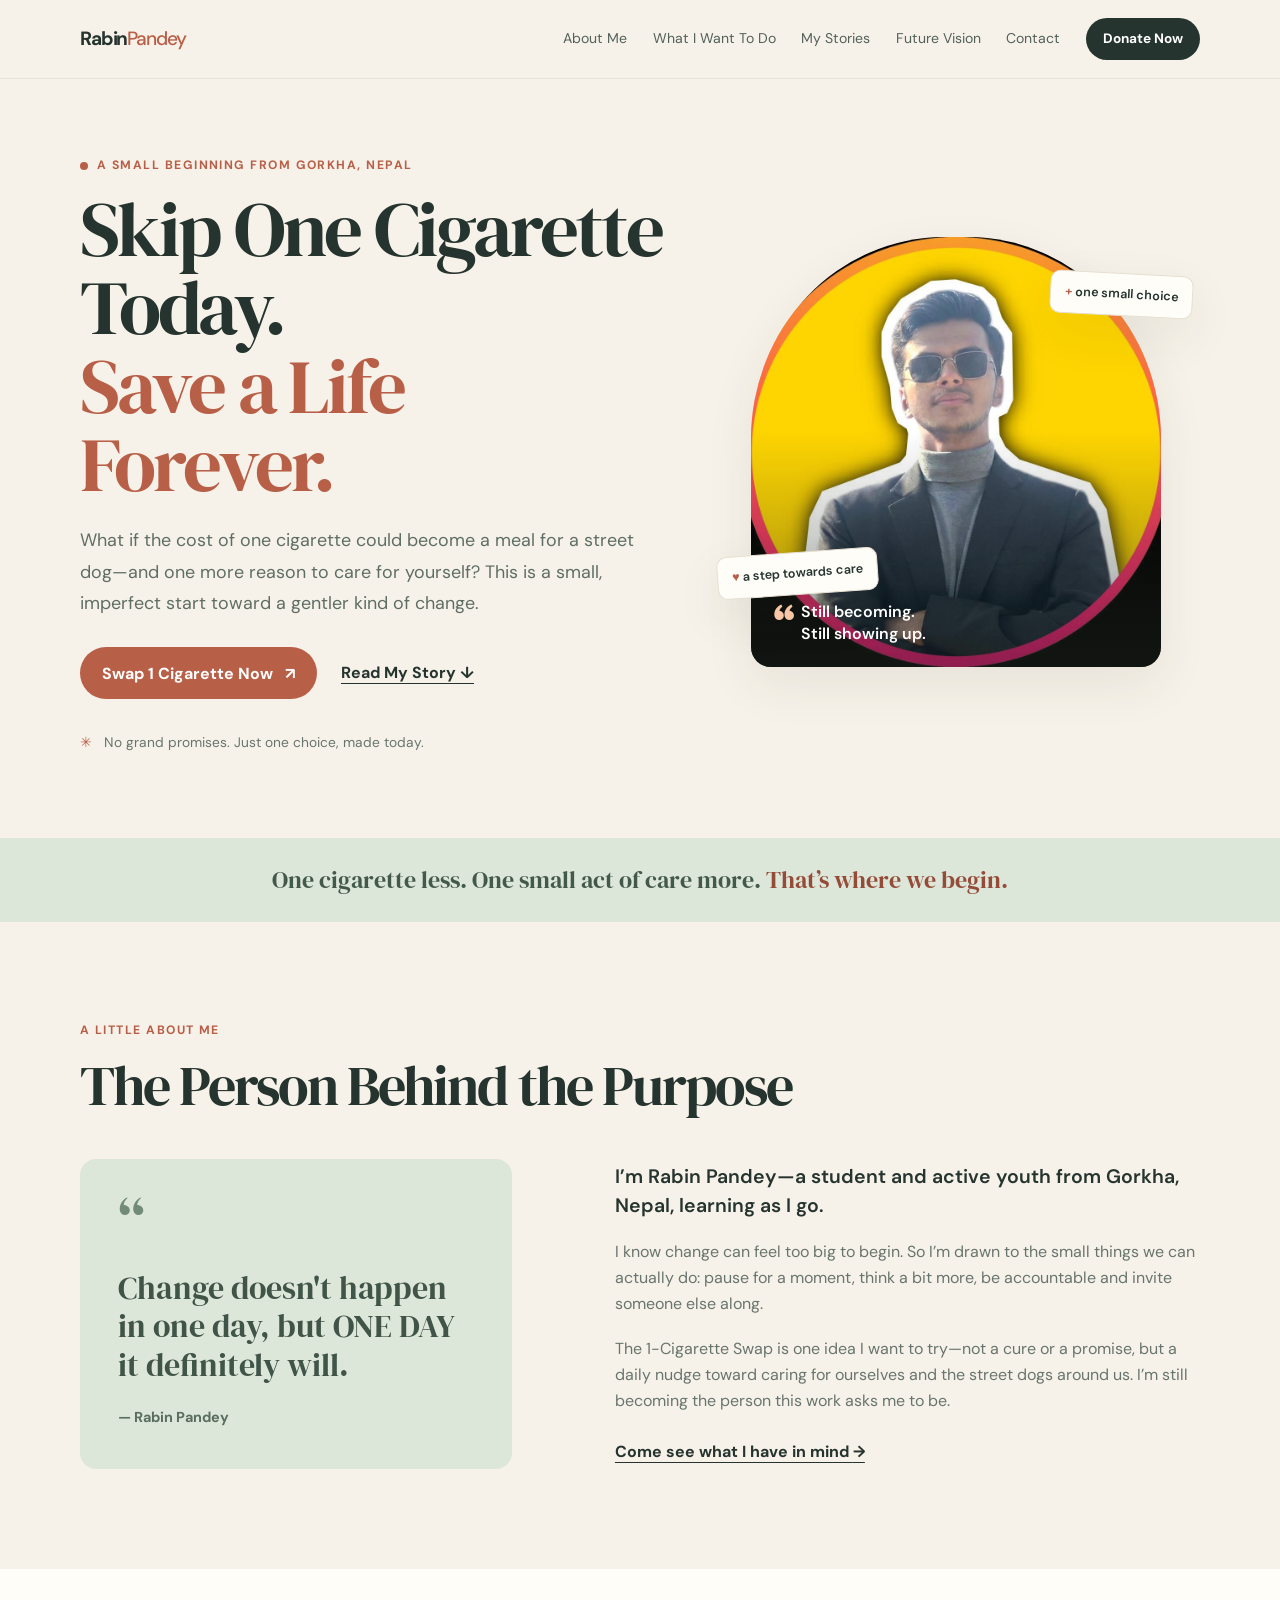
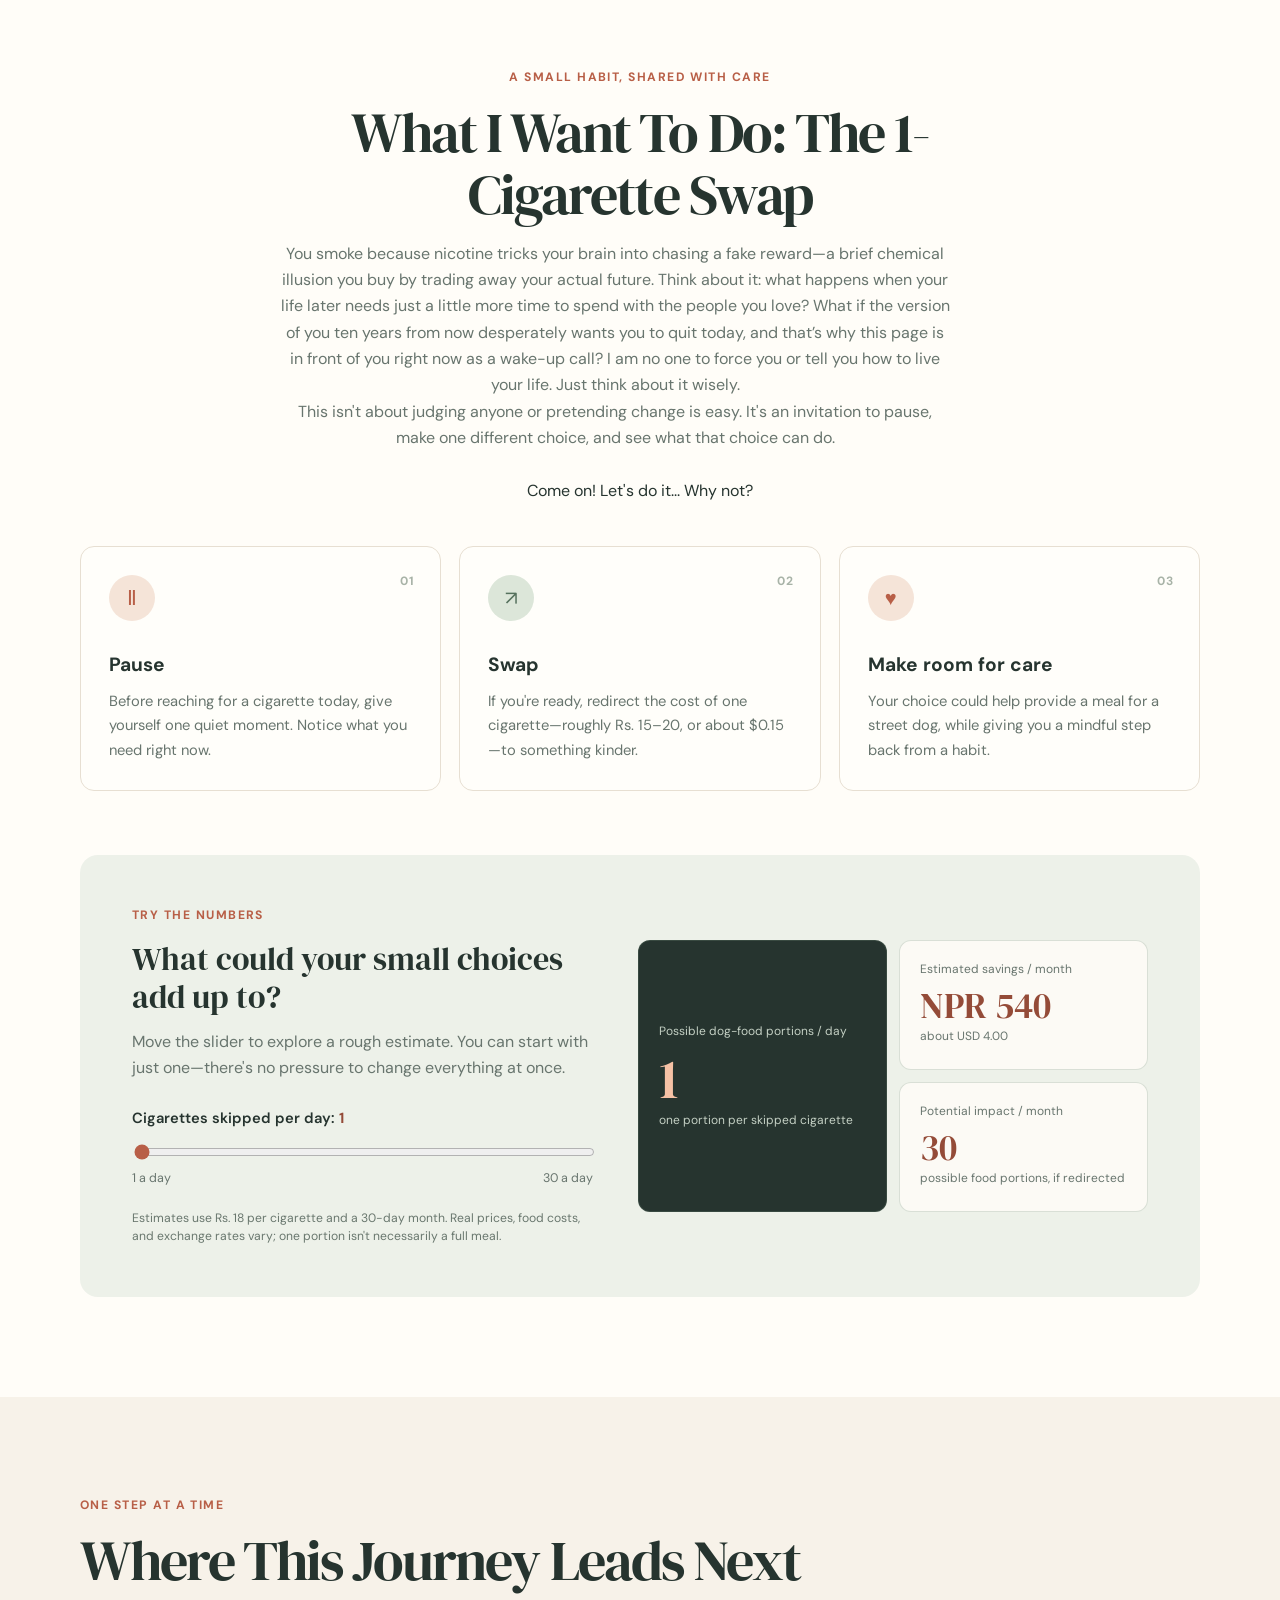
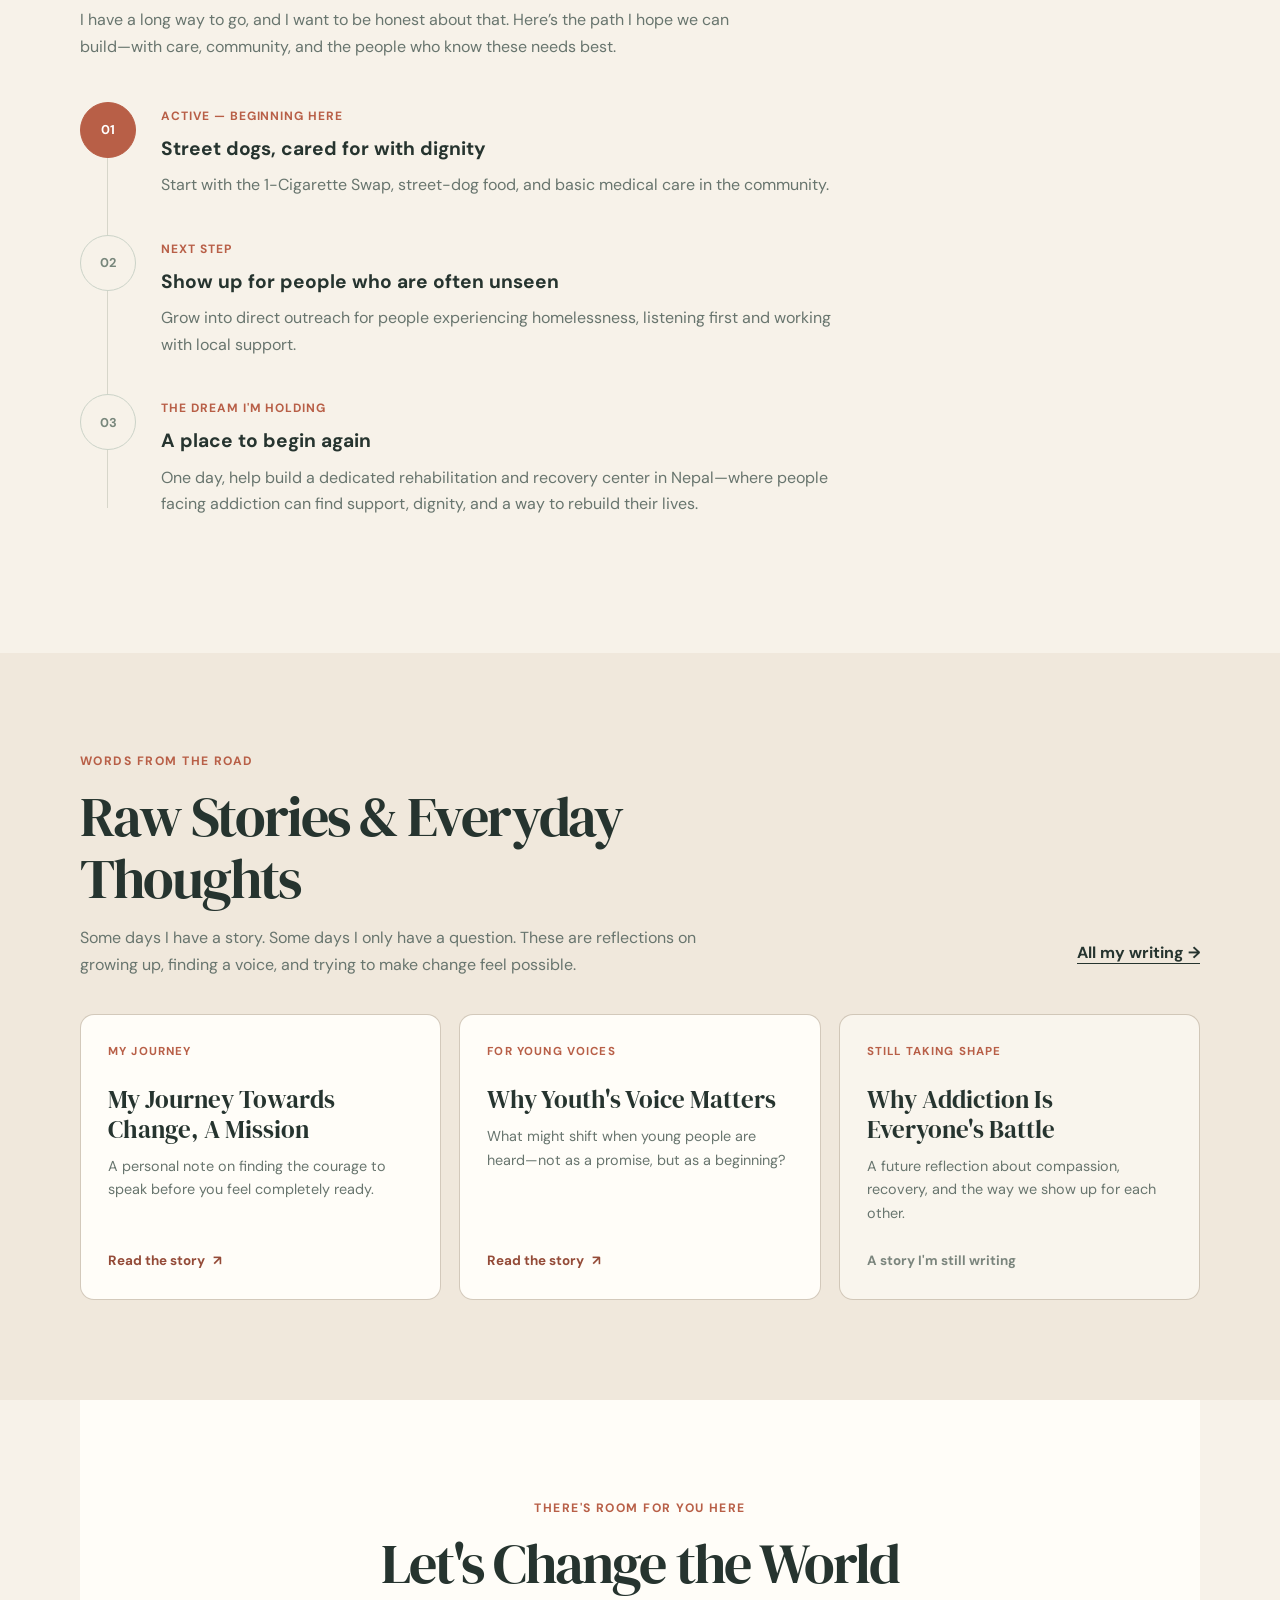
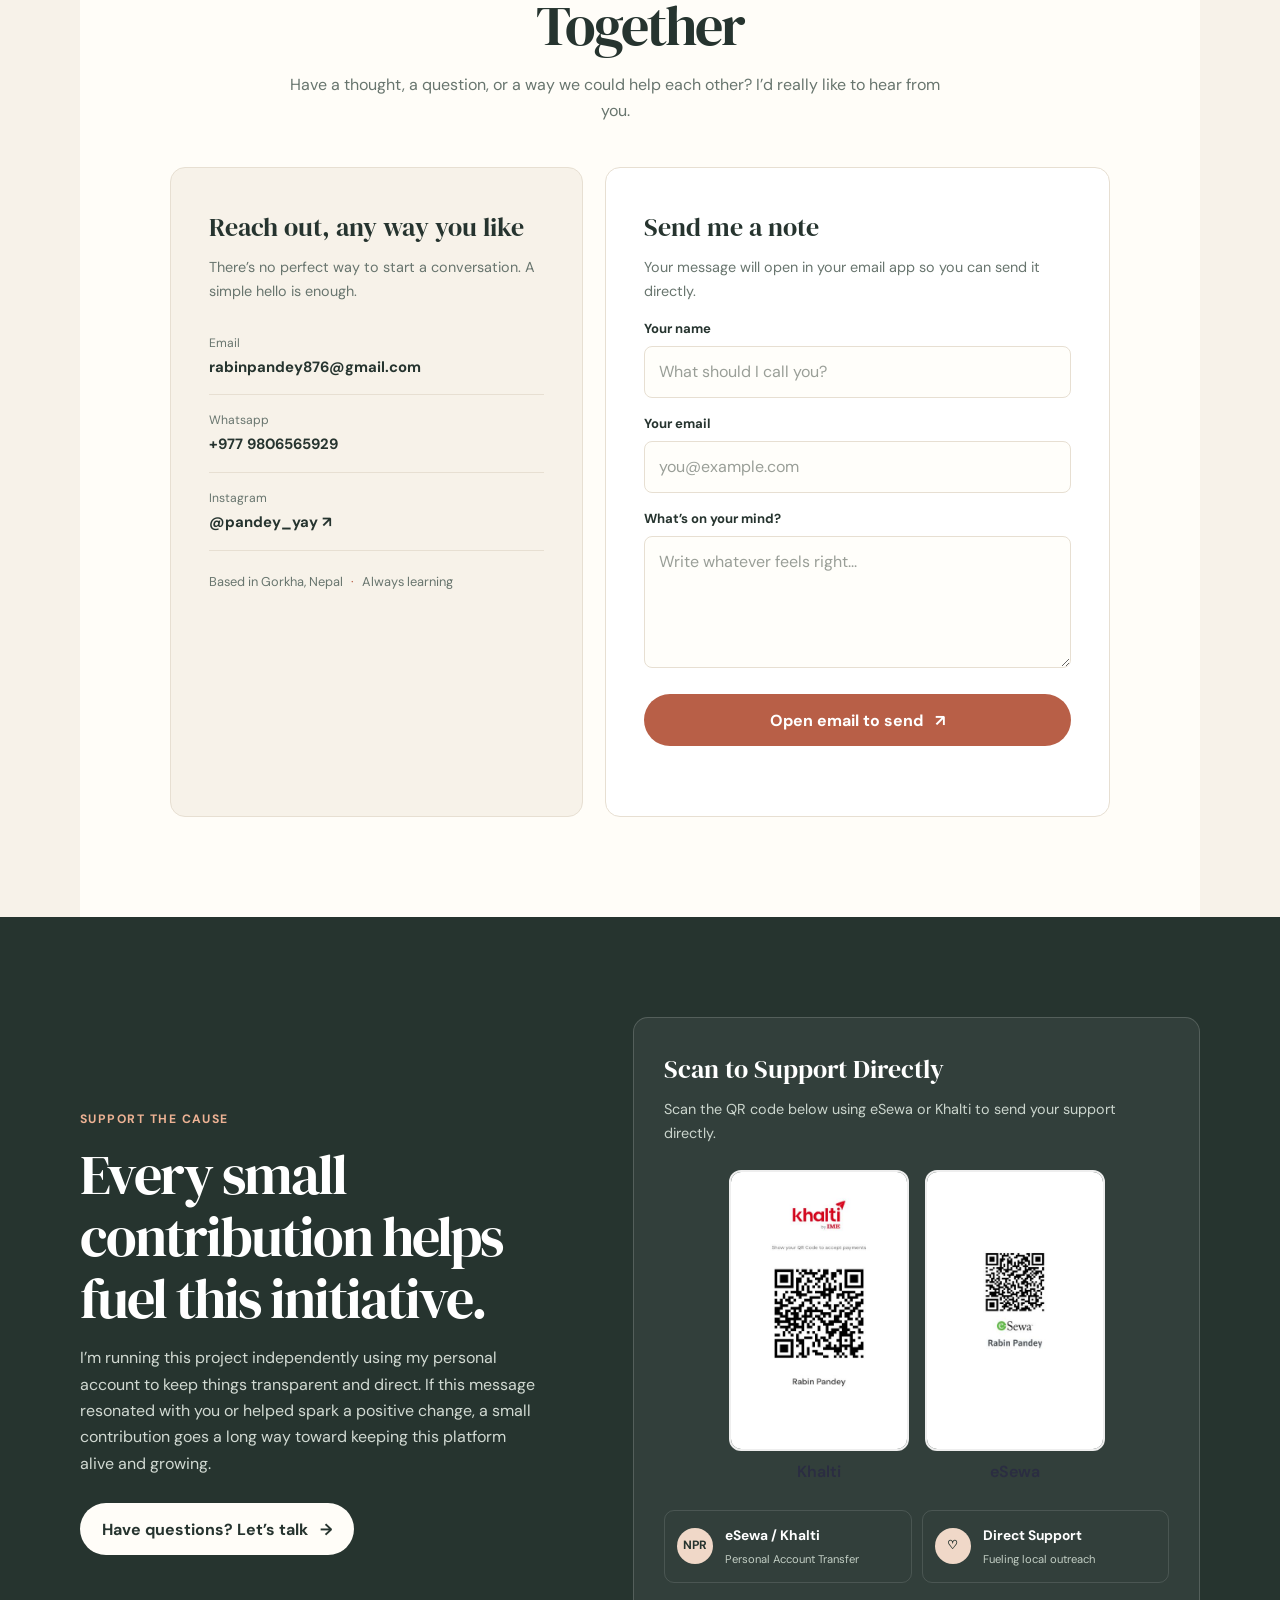
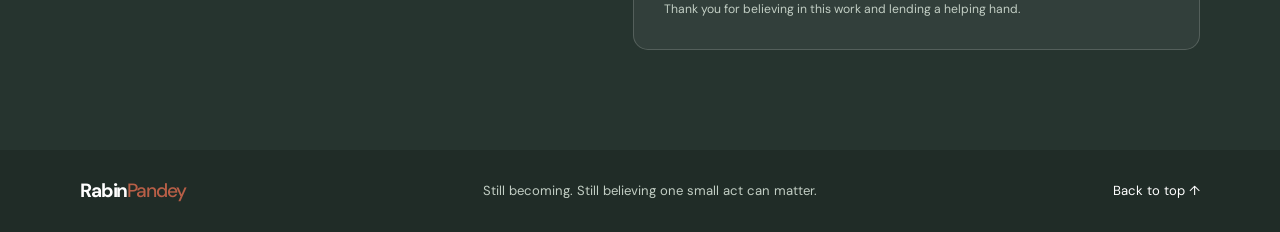
<file: index.html>
<!DOCTYPE html>
<html lang="en">
  <head>
    <meta charset="UTF-8" />
    <meta name="viewport" content="width=device-width, initial-scale=1.0" />
    <meta name="theme-color" content="#f7f2e9" />
    <title>RabinPandey — Small steps, a kinder world</title>
    <meta
      name="description"
      content="Rabin Pandey is an activist and storyteller from Gorkha, Nepal. Join the 1-Cigarette Swap and turn one small daily choice into care for street dogs and yourself."/>
    <link rel="preconnect" href="https://fonts.googleapis.com" />
    <link rel="preconnect" href="https://fonts.gstatic.com" crossorigin />
    <link href="https://fonts.googleapis.com/css2?family=DM+Sans:wght@400;500;600;700&family=DM+Serif+Display&display=swap" rel="stylesheet" />
    <link rel="stylesheet" href="style.css" />
    <script src="script.js" defer></script>
  </head>

  <body>
    <a class="skip-link" href="#main">Skip to the good part</a>

    <header class="site-header">
      <div class="nav-wrap">
        <a class="brand" href="#home" aria-label="Activistbecoming home">Rabin<span>Pandey</span></a>
        <button class="menu-toggle" type="button" aria-expanded="false" aria-controls="site-nav" aria-label="Open navigation">
          <span></span><span></span>
        </button>
        <nav class="site-nav" id="site-nav" aria-label="Main navigation">
          <a href="#about">About Me</a>
          <a href="#campaign">What I Want To Do</a>
          <a href="#stories">My Stories</a>
          <a href="#future">Future Vision</a>
          <a href="#contact">Contact</a>
          <a class="button button-small button-dark" href="#donate">Donate Now</a>
        </nav>
      </div>
    </header>

    <main id="main">
      <section class="hero section-wrap" id="home" aria-labelledby="hero-title">
        <div class="hero-copy">
          <p class="eyebrow"><span class="eyebrow-dot"></span> A small beginning from Gorkha, Nepal</p>
          <h1 id="hero-title">Skip One Cigarette Today.<br /><em>Save a Life Forever.</em></h1>
          <p class="hero-lede">What if the cost of one cigarette could become a meal for a street dog—and one more reason to care for yourself? This is a small, imperfect start toward a gentler kind of change.</p>
          <div class="hero-actions">
            <a class="button button-primary" href="#campaign">Swap 1 Cigarette Now <span aria-hidden="true">↗</span></a>
            <a class="text-link" href="#about">Read My Story <span aria-hidden="true">↓</span></a>
          </div>
          <div class="hero-note"><span aria-hidden="true">✳</span> No grand promises. Just one choice, made today.</div>
        </div>

        <div class="hero-art">
          <div class="photo-frame">
            <img src="images/myprofile.jpeg" alt="Rabin Pandey, activist and storyteller from Gorkha, Nepal" />
            <div class="photo-caption"><span class="caption-mark">“</span><span>Still becoming.<br />Still showing up.</span></div>
          </div>
          <div class="floating-note note-one"><span>+</span> one small choice</div>
          <div class="floating-note note-two"><span aria-hidden="true">♥</span> a step towards care</div>
        </div>
      </section>

      <section class="intro-band" aria-label="A note about the campaign">
        <p>One cigarette less. One small act of care more. <span>That’s where we begin.</span></p>
      </section>

      <section class="section-wrap section-pad about-section" id="about" aria-labelledby="about-title">
        <div class="section-heading">
          <p class="eyebrow">A little about me</p>
          <h2 id="about-title">The Person Behind the Purpose</h2>
        </div>

        <div class="about-grid">
          <blockquote class="quote-card">
            <span class="quote-mark" aria-hidden="true">“</span>
            <p>Change doesn't happen in one day, but ONE DAY it definitely will.</p>
            <cite>— Rabin Pandey</cite>
          </blockquote>

          <div class="about-copy">
            <p class="lead-copy">I’m Rabin Pandey—a student and active youth from Gorkha, Nepal, learning as I go.</p>
            <p>I know change can feel too big to begin. So I’m drawn to the small things we can actually do: pause for a moment, think a bit more, be accountable and invite someone else along.</p>
            <p>The 1-Cigarette Swap is one idea I want to try—not a cure or a promise, but a daily nudge toward caring for ourselves and the street dogs around us. I’m still becoming the person this work asks me to be.</p>
            <a class="text-link" href="#campaign">Come see what I have in mind <span aria-hidden="true">→</span></a>
          </div>
        </div>
      </section>

      <section class="campaign-section section-pad" id="campaign" aria-labelledby="campaign-title">
        <div class="section-wrap">
          <div class="section-heading section-heading-center">
            <p class="eyebrow">A small habit, shared with care</p>
            <h2 id="campaign-title">What I Want To Do: The 1-Cigarette Swap</h2>
            <p class="section-intro">
              You smoke because nicotine tricks your brain into chasing a fake reward—a brief chemical illusion you buy by trading away your actual future.
              Think about it: what happens when your life later needs just a little more time to spend with the people you love? What if the version of you ten years from now desperately wants you to quit today, and that’s why this page is in front of you right now as a wake-up call?
              I am no one to force you or tell you how to live your life. Just think about it wisely.
              <br />This isn't about judging anyone or pretending change is easy. It's an invitation to pause, make one different choice, and see what that choice can do.
            </p>
            <br />Come on! Let's do it... Why not?
          </div>

          <div class="steps-grid">
            <article class="step-card">
              <span class="step-number">01</span>
              <span class="step-icon" aria-hidden="true">Ⅱ</span>
              <h3>Pause</h3>
              <p>Before reaching for a cigarette today, give yourself one quiet moment. Notice what you need right now.</p>
            </article>
            <article class="step-card">
              <span class="step-number">02</span>
              <span class="step-icon" aria-hidden="true">↗</span>
              <h3>Swap</h3>
              <p>If you're ready, redirect the cost of one cigarette—roughly Rs. 15–20, or about $0.15—to something kinder.</p>
            </article>
            <article class="step-card">
              <span class="step-number">03</span>
              <span class="step-icon" aria-hidden="true">♥</span>
              <h3>Make room for care</h3>
              <p>Your choice could help provide a meal for a street dog, while giving you a mindful step back from a habit.</p>
            </article>
          </div>

          <div class="calculator" aria-labelledby="calculator-title">
            <div class="calculator-copy">
              <p class="eyebrow">Try the numbers</p>
              <h3 id="calculator-title">What could your small choices add up to?</h3>
              <p>Move the slider to explore a rough estimate. You can start with just one—there's no pressure to change everything at once.</p>
              <label for="cigarette-slider">Cigarettes skipped per day: <strong id="slider-value">1</strong></label>
              <input id="cigarette-slider" type="range" min="1" max="30" value="1" step="1" aria-describedby="estimate-note" />
              <div class="range-labels"><span>1 a day</span><span>30 a day</span></div>
              <p class="estimate-note" id="estimate-note">Estimates use Rs. 18 per cigarette and a 30-day month. Real prices, food costs, and exchange rates vary; one portion isn't necessarily a full meal.</p>
            </div>

            <div class="impact-grid" aria-live="polite" aria-atomic="true">
              <div class="impact-card impact-feature">
                <span class="impact-label">Possible dog-food portions / day</span>
                <strong id="meals-output">1</strong>
                <span class="impact-detail">one portion per skipped cigarette</span>
              </div>
              <div class="impact-card">
                <span class="impact-label">Estimated savings / month</span>
                <strong id="npr-output">NPR 540</strong>
                <span class="impact-detail" id="usd-output">about USD 4.00</span>
              </div>
              <div class="impact-card">
                <span class="impact-label">Potential impact / month</span>
                <strong id="impact-output">30</strong>
                <span class="impact-detail">possible food portions, if redirected</span>
              </div>
            </div>
          </div>
        </div>
      </section>

      <section class="section-wrap section-pad future-section" id="future" aria-labelledby="future-title">
        <div class="section-heading">
          <p class="eyebrow">One step at a time</p>
          <h2 id="future-title">Where This Journey Leads Next</h2>
          <p class="section-intro">I have a long way to go, and I want to be honest about that. Here’s the path I hope we can build—with care, community, and the people who know these needs best.</p>
        </div>

        <ol class="timeline">
          <li class="timeline-item is-active">
            <span class="timeline-marker" aria-hidden="true">01</span>
            <div class="timeline-content">
              <span class="phase-label">Active — beginning here</span>
              <h3>Street dogs, cared for with dignity</h3>
              <p>Start with the 1-Cigarette Swap, street-dog food, and basic medical care in the community.</p>
            </div>
          </li>
          <li class="timeline-item">
            <span class="timeline-marker" aria-hidden="true">02</span>
            <div class="timeline-content">
              <span class="phase-label">Next step</span>
              <h3>Show up for people who are often unseen</h3>
              <p>Grow into direct outreach for people experiencing homelessness, listening first and working with local support.</p>
            </div>
          </li>
          <li class="timeline-item">
            <span class="timeline-marker" aria-hidden="true">03</span>
            <div class="timeline-content">
              <span class="phase-label">The dream I'm holding</span>
              <h3>A place to begin again</h3>
              <p>One day, help build a dedicated rehabilitation and recovery center in Nepal—where people facing addiction can find support, dignity, and a way to rebuild their lives.</p>
            </div>
          </li>
        </ol>
      </section>

      <section class="stories-section section-pad" id="stories" aria-labelledby="stories-title">
        <div class="section-wrap">
          <div class="stories-heading">
            <div class="section-heading">
              <p class="eyebrow">Words from the road</p>
              <h2 id="stories-title">Raw Stories &amp; Everyday Thoughts</h2>
              <p class="section-intro">Some days I have a story. Some days I only have a question. These are reflections on growing up, finding a voice, and trying to make change feel possible.</p>
            </div>
            <a class="text-link" href="blogs/">All my writing <span aria-hidden="true">→</span></a>
          </div>

          <div class="story-grid">
            <a class="story-card" href="blogs/storytelling/">
              <span class="story-category">My journey</span>
              <h3>My Journey Towards Change, A Mission</h3>
              <p>A personal note on finding the courage to speak before you feel completely ready.</p>
              <span class="story-read">Read the story <span aria-hidden="true">↗</span></span>
            </a>
            <a class="story-card" href="blogs/youth-voices/">
              <span class="story-category">For young voices</span>
              <h3>Why Youth's Voice Matters</h3>
              <p>What might shift when young people are heard—not as a promise, but as a beginning?</p>
              <span class="story-read">Read the story <span aria-hidden="true">↗</span></span>
            </a>
            <article class="story-card story-coming">
              <span class="story-category">Still taking shape</span>
              <h3>Why Addiction Is Everyone's Battle</h3>
              <p>A future reflection about compassion, recovery, and the way we show up for each other.</p>
              <span class="story-read">A story I'm still writing</span>
            </article>
          </div>
        </div>
      </section>

      <section class="section-wrap section-pad contact-section" id="contact" aria-labelledby="contact-title">
        <div class="section-heading section-heading-center">
          <p class="eyebrow">There's room for you here</p>
          <h2 id="contact-title">Let's Change the World Together</h2>
          <p class="section-intro">Have a thought, a question, or a way we could help each other? I’d really like to hear from you.</p>
        </div>

        <div class="contact-grid">
          <div class="contact-card">
            <h3>Reach out, any way you like</h3>
            <p>There’s no perfect way to start a conversation. A simple hello is enough.</p>
            <a class="contact-detail" href="mailto:rabinpandey876@gmail.com"><span>Email</span><strong>rabinpandey876@gmail.com</strong></a>
            <a class="contact-detail" href="https://wa.me/9779806565929" target="_blank" rel="noopener noreferrer"><span>Whatsapp</span><strong>+977 9806565929</strong></a>
            <a class="contact-detail" href="https://instagram.com/pandey_yay" target="_blank" rel="noopener noreferrer"><span>Instagram</span><strong>@pandey_yay ↗</strong></a>
            <div class="contact-note">Based in Gorkha, Nepal <span aria-hidden="true">·</span> Always learning</div>
          </div>

          <form class="contact-form" id="contact-form">
            <h3>Send me a note</h3>
            <p>Your message will open in your email app so you can send it directly.</p>
            <label for="name">Your name</label>
            <input id="name" name="name" type="text" autocomplete="name" placeholder="What should I call you?" required />
            <label for="email">Your email</label>
            <input id="email" name="email" type="email" autocomplete="email" placeholder="you@example.com" required />
            <label for="message">What’s on your mind?</label>
            <textarea id="message" name="message" rows="4" placeholder="Write whatever feels right..." required></textarea>
            <button class="button button-primary form-submit" type="submit">Open email to send <span aria-hidden="true">↗</span></button>
            <p class="form-feedback" id="form-feedback" role="status" aria-live="polite"></p>
          </form>
        </div>
      </section>

      <section class="donate-section section-pad" id="donate" aria-labelledby="donate-title">
        <div class="section-wrap donate-wrap">
          <div class="donate-copy">
            <p class="eyebrow">Support the Cause</p>
            <h2 id="donate-title">Every small contribution helps fuel this initiative.</h2>
            <p>I’m running this project independently using my personal account to keep things transparent and direct. If this message resonated with you or helped spark a positive change, a small contribution goes a long way toward keeping this platform alive and growing.</p>
            <a class="button button-light" href="#contact">Have questions? Let’s talk <span aria-hidden="true">→</span></a>
          </div>

          <div class="payment-panel">
            <h3>Scan to Support Directly</h3>
            <p>Scan the QR code below using eSewa or Khalti to send your support directly.</p>

            <div class="qr-container" style="display: flex; justify-content: center; gap: 1rem; flex-wrap: wrap; text-align: center; margin: 1.5rem 0;">
              <figure style="margin: 0;">
                <a href="images/1.jpg" target="_blank" rel="noopener noreferrer" aria-label="Open Khalti QR code in full size">
                  <img src="images/1.jpg" alt="Khalti QR code" style="max-width: 180px; width: 100%; height: auto; border-radius: 12px; border: 2px solid #eee; cursor: zoom-in;" />
                </a>
                <figcaption style="margin-top: 0.5rem; font-weight: 600; color: #2b2d42;">Khalti</figcaption>
              </figure>
              <figure style="margin: 0;">
                <a href="images/2.jpg" target="_blank" rel="noopener noreferrer" aria-label="Open eSewa QR code in full size">
                  <img src="images/2.jpg" alt="eSewa QR code" style="max-width: 180px; width: 100%; height: auto; border-radius: 12px; border: 2px solid #eee; cursor: zoom-in;" />
                </a>
                <figcaption style="margin-top: 0.5rem; font-weight: 600; color: #2b2d42;">eSewa</figcaption>
              </figure>
            </div>

            <div class="payment-options" aria-label="Payment methods available">
              <div class="payment-option"><span class="payment-symbol">NPR</span><span>eSewa / Khalti<small>Personal Account Transfer</small></span></div>
              <div class="payment-option"><span class="payment-symbol">♡</span><span>Direct Support<small>Fueling local outreach</small></span></div>
            </div>
            <p class="payment-footnote">Thank you for believing in this work and lending a helping hand.</p>
          </div>
        </div>
      </section>
    </main>

    <footer class="site-footer">
      <div class="section-wrap footer-inner">
        <a class="brand" href="#home">Rabin<span>Pandey</span></a>
        <p>Still becoming. Still believing one small act can matter.</p>
        <a href="#home" class="back-top">Back to top ↑</a>
      </div>
    </footer>
  </body>
</html>
</file>
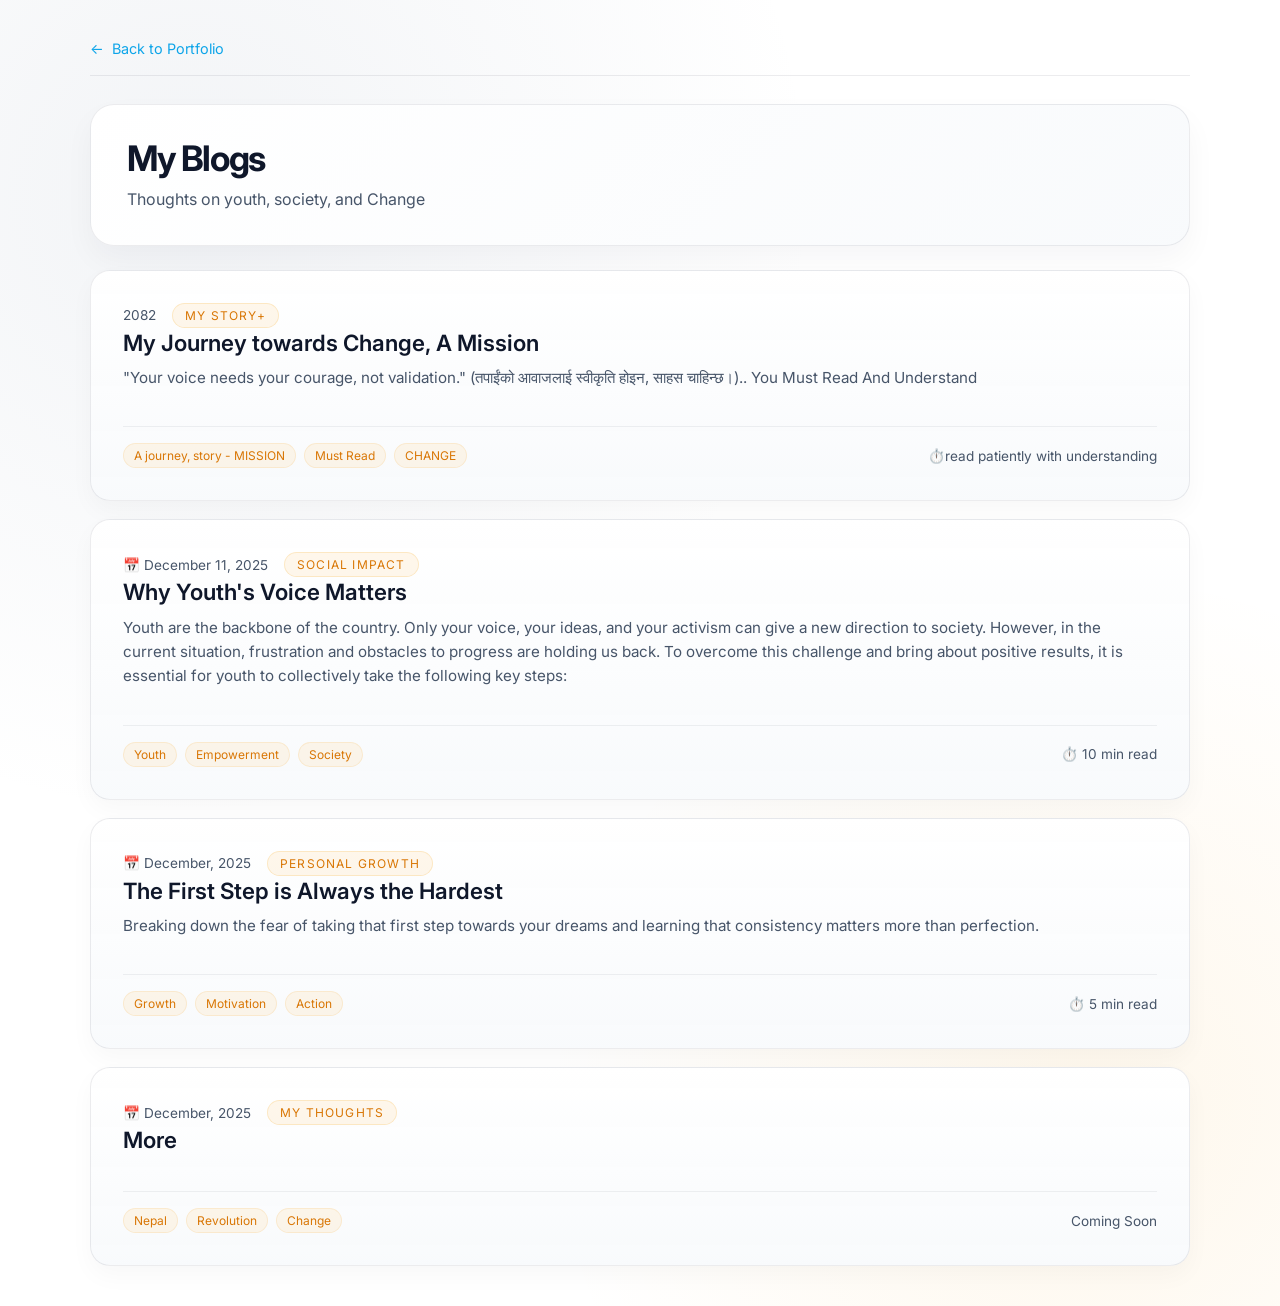
<file: blogs/index.html>
<!DOCTYPE html>
<html lang="en">
<head>
  <meta charset="UTF-8" />
  <meta name="viewport" content="width=device-width, initial-scale=1.0" />
  <title>Blogs | Rabin Pandey</title>
  <meta name="description" content="Read Rabin Pandey's blogs on social activism, youth empowerment, and digital storytelling." />

  <link rel="preconnect" href="https://fonts.googleapis.com">
  <link rel="preconnect" href="https://fonts.gstatic.com" crossorigin>
  <link href="https://fonts.googleapis.com/css2?family=Inter:wght@300;400;500;600;700&family=JetBrains+Mono:wght@400;500&display=swap" rel="stylesheet">
  <link rel="stylesheet" href="/blogs/styles.css" />
</head>
<body>
  <div class="wrapper">
    <div class="header">
      <a href="../" class="back-link">
        <span>←</span>
        <span>Back to Portfolio</span>
      </a>
    </div>

    <div class="page-title">
      <h1>My Blogs</h1>
      <p>Thoughts on youth, society, and Change</p>
    </div>

    <div class="blogs-container">
      <a href="storytelling/index.html" class="blog-card">
        <div class="blog-header">
          <div>
            <div class="blog-meta">
              <div class="blog-date">2082</div>
              <div class="blog-category">My Story+</div>
            </div>
            <h2 class="blog-title">My Journey towards Change, A Mission</h2>
            <p class="blog-excerpt">"Your voice needs your courage, not validation." (तपाईंको आवाजलाई स्वीकृति होइन, साहस चाहिन्छ।).. You Must Read And Understand</p>
          </div>
        </div>
        <div class="blog-footer">
          <div class="blog-tags">
            <span class="tag">A journey, story - MISSION</span>
            <span class="tag">Must Read</span>
            <span class="tag">CHANGE</span>
          </div>
          <div class="read-time">⏱️read patiently with understanding</div>
        </div>
      </a>

      <a href="youth-voices/index.html" class="blog-card">
        <div class="blog-header">
          <div>
            <div class="blog-meta">
              <div class="blog-date">📅 December 11, 2025</div>
              <div class="blog-category">Social Impact</div>
            </div>
            <h2 class="blog-title">Why Youth's Voice Matters</h2>
            <p class="blog-excerpt">Youth are the backbone of the country. Only your voice, your ideas, and your activism can give a new direction to society. However, in the current situation, frustration and obstacles to progress are holding us back. To overcome this challenge and bring about positive results, it is essential for youth to collectively take the following key steps:</p>
          </div>
        </div>
        <div class="blog-footer">
          <div class="blog-tags">
            <span class="tag">Youth</span>
            <span class="tag">Empowerment</span>
            <span class="tag">Society</span>
          </div>
          <div class="read-time">⏱️ 10 min read</div>
        </div>
      </a>

      <a href="blog3/index.html" class="blog-card">
        <div class="blog-header">
          <div>
            <div class="blog-meta">
              <div class="blog-date">📅 December, 2025</div>
              <div class="blog-category">Personal Growth</div>
            </div>
            <h2 class="blog-title">The First Step is Always the Hardest</h2>
            <p class="blog-excerpt">Breaking down the fear of taking that first step towards your dreams and learning that consistency matters more than perfection.</p>
          </div>
        </div>
        <div class="blog-footer">
          <div class="blog-tags">
            <span class="tag">Growth</span>
            <span class="tag">Motivation</span>
            <span class="tag">Action</span>
          </div>
          <div class="read-time">⏱️ 5 min read</div>
        </div>
      </a>

      <a href="#blog-4" class="blog-card">
        <div class="blog-header">
          <div>
            <div class="blog-meta">
              <div class="blog-date">📅 December, 2025</div>
              <div class="blog-category">My Thoughts</div>
            </div>
            <h2 class="blog-title">More</h2>
            <p class="blog-excerpt"></p>
          </div>
        </div>
        <div class="blog-footer">
          <div class="blog-tags">
            <span class="tag">Nepal</span>
            <span class="tag">Revolution</span>
            <span class="tag">Change</span>
          </div>
          <div class="read-time">Coming Soon</div>
        </div>
      </a>
    </div>
  </div>
</body>
</html>
</file>
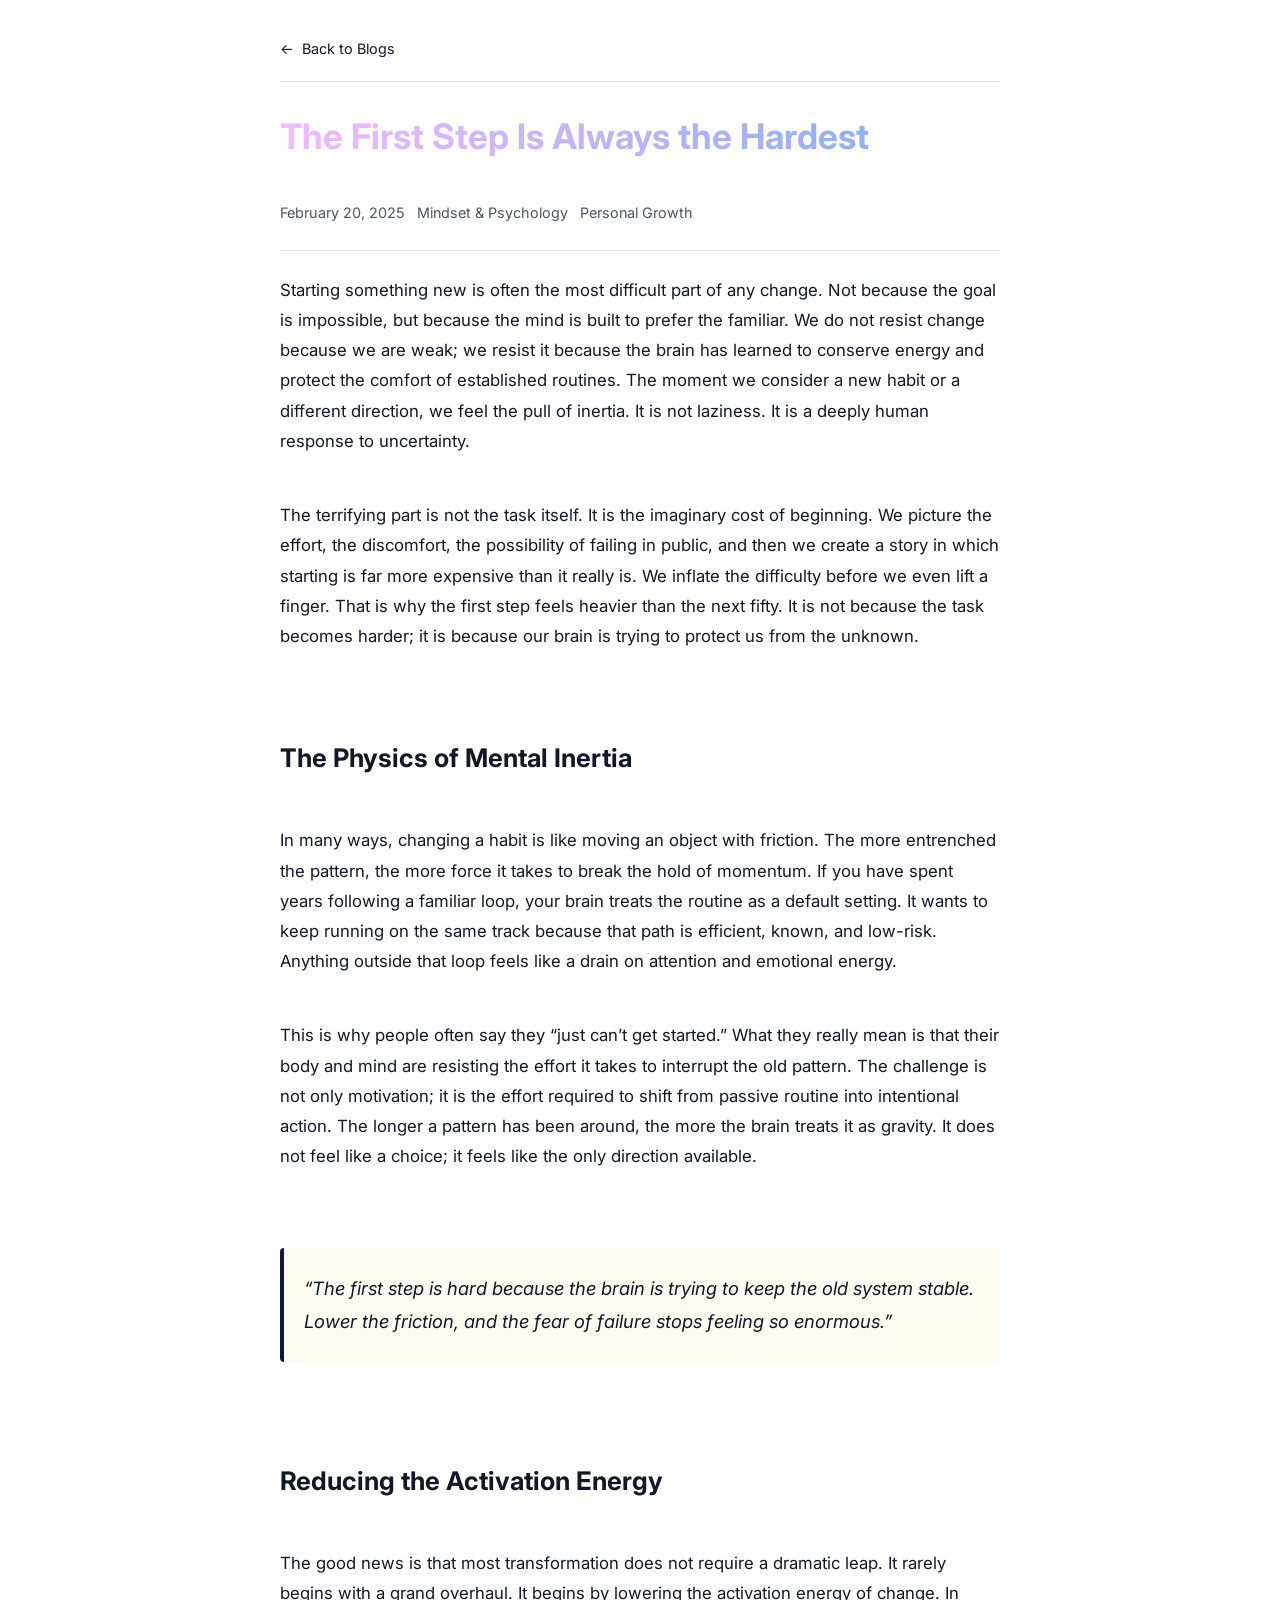
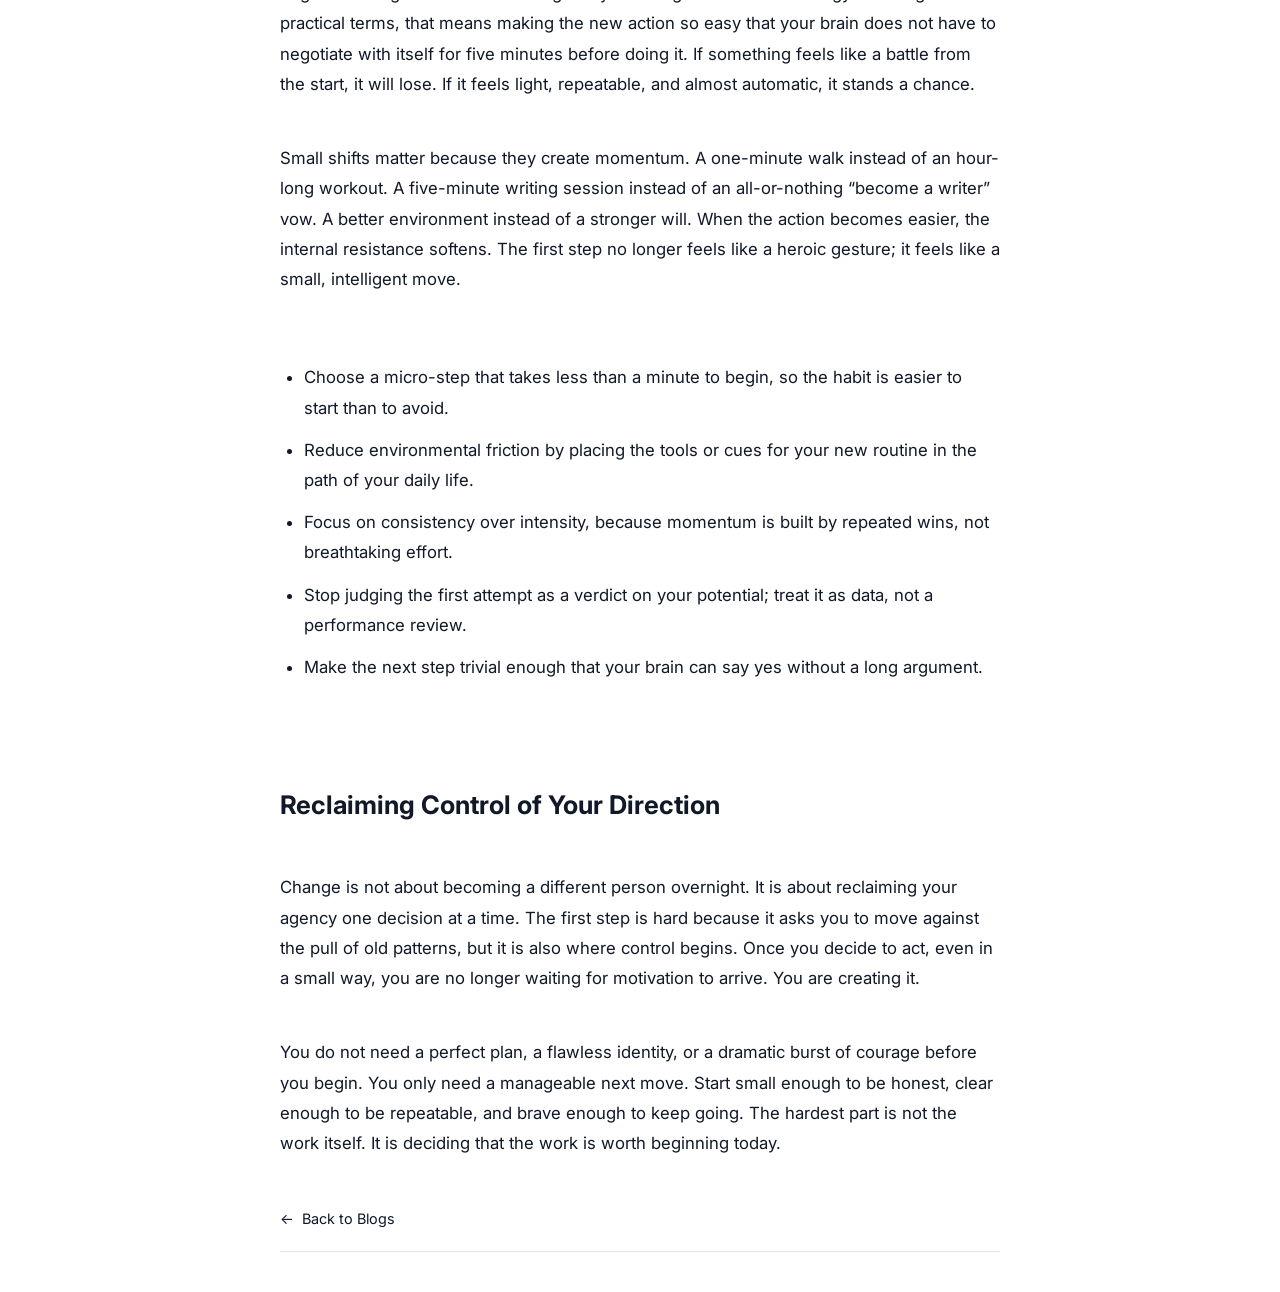
<file: blogs/blog3/index.html>
<!DOCTYPE html>
<html lang="en">
  <head>
    <meta charset="UTF-8" />
    <meta name="viewport" content="width=device-width, initial-scale=1.0" />
    <title>The First Step Is Always the Hardest</title>
    <style>
      @import url('https://fonts.googleapis.com/css2?family=Inter:wght@400;500;600;700;800&family=JetBrains+Mono:wght@400;500;600;700&display=swap');
    </style>
    <link rel="stylesheet" href="../blogstyles.css" />
  </head>
  <body>
    <div class="wrapper">
      <div class="header">
        <a href="../" class="back-link"><span>←</span><span>Back to Blogs</span></a>
      </div>

      <article class="blog-article">
        <h1 class="blog-post-title">The First Step Is Always the Hardest</h1>

        <div class="blog-post-meta">
          <span class="blog-post-date">February 20, 2025</span>
          <span class="blog-post-category">Mindset &amp; Psychology</span>
          <span class="blog-post-tag">Personal Growth</span>
        </div>

        <p>
          Starting something new is often the most difficult part of any change. Not because the goal is impossible,
          but because the mind is built to prefer the familiar. We do not resist change because we are weak; we resist it
          because the brain has learned to conserve energy and protect the comfort of established routines. The moment we
          consider a new habit or a different direction, we feel the pull of inertia. It is not laziness. It is a deeply
          human response to uncertainty.
        </p>

        <p>
          The terrifying part is not the task itself. It is the imaginary cost of beginning. We picture the effort,
          the discomfort, the possibility of failing in public, and then we create a story in which starting is far more
          expensive than it really is. We inflate the difficulty before we even lift a finger. That is why the first step
          feels heavier than the next fifty. It is not because the task becomes harder; it is because our brain is trying to
          protect us from the unknown.
        </p>

        <h2>The Physics of Mental Inertia</h2>

        <p>
          In many ways, changing a habit is like moving an object with friction. The more entrenched the pattern, the more
          force it takes to break the hold of momentum. If you have spent years following a familiar loop, your brain treats
          the routine as a default setting. It wants to keep running on the same track because that path is efficient, known,
          and low-risk. Anything outside that loop feels like a drain on attention and emotional energy.
        </p>

        <p>
          This is why people often say they “just can’t get started.” What they really mean is that their body and mind are
          resisting the effort it takes to interrupt the old pattern. The challenge is not only motivation; it is the effort
          required to shift from passive routine into intentional action. The longer a pattern has been around, the more the
          brain treats it as gravity. It does not feel like a choice; it feels like the only direction available.
        </p>

        <blockquote class="quote">
          “The first step is hard because the brain is trying to keep the old system stable. Lower the friction, and the
          fear of failure stops feeling so enormous.”
        </blockquote>

        <h2>Reducing the Activation Energy</h2>

        <p>
          The good news is that most transformation does not require a dramatic leap. It rarely begins with a grand overhaul.
          It begins by lowering the activation energy of change. In practical terms, that means making the new action so easy
          that your brain does not have to negotiate with itself for five minutes before doing it. If something feels like a
          battle from the start, it will lose. If it feels light, repeatable, and almost automatic, it stands a chance.
        </p>

        <p>
          Small shifts matter because they create momentum. A one-minute walk instead of an hour-long workout. A five-minute
          writing session instead of an all-or-nothing “become a writer” vow. A better environment instead of a stronger will.
          When the action becomes easier, the internal resistance softens. The first step no longer feels like a heroic gesture;
          it feels like a small, intelligent move.
        </p>

        <ul>
          <li>Choose a micro-step that takes less than a minute to begin, so the habit is easier to start than to avoid.</li>
          <li>Reduce environmental friction by placing the tools or cues for your new routine in the path of your daily life.</li>
          <li>Focus on consistency over intensity, because momentum is built by repeated wins, not breathtaking effort.</li>
          <li>Stop judging the first attempt as a verdict on your potential; treat it as data, not a performance review.</li>
          <li>Make the next step trivial enough that your brain can say yes without a long argument.</li>
        </ul>

        <h2>Reclaiming Control of Your Direction</h2>

        <p>
          Change is not about becoming a different person overnight. It is about reclaiming your agency one decision at a time.
          The first step is hard because it asks you to move against the pull of old patterns, but it is also where control begins.
          Once you decide to act, even in a small way, you are no longer waiting for motivation to arrive. You are creating it.
        </p>

        <p>
          You do not need a perfect plan, a flawless identity, or a dramatic burst of courage before you begin. You only need a
          manageable next move. Start small enough to be honest, clear enough to be repeatable, and brave enough to keep going.
          The hardest part is not the work itself. It is deciding that the work is worth beginning today.
        </p>
      </article>

      <div class="header">
        <a href="../" class="back-link"><span>←</span><span>Back to Blogs</span></a>
      </div>
    </div>
  </body>
</html>
</file>
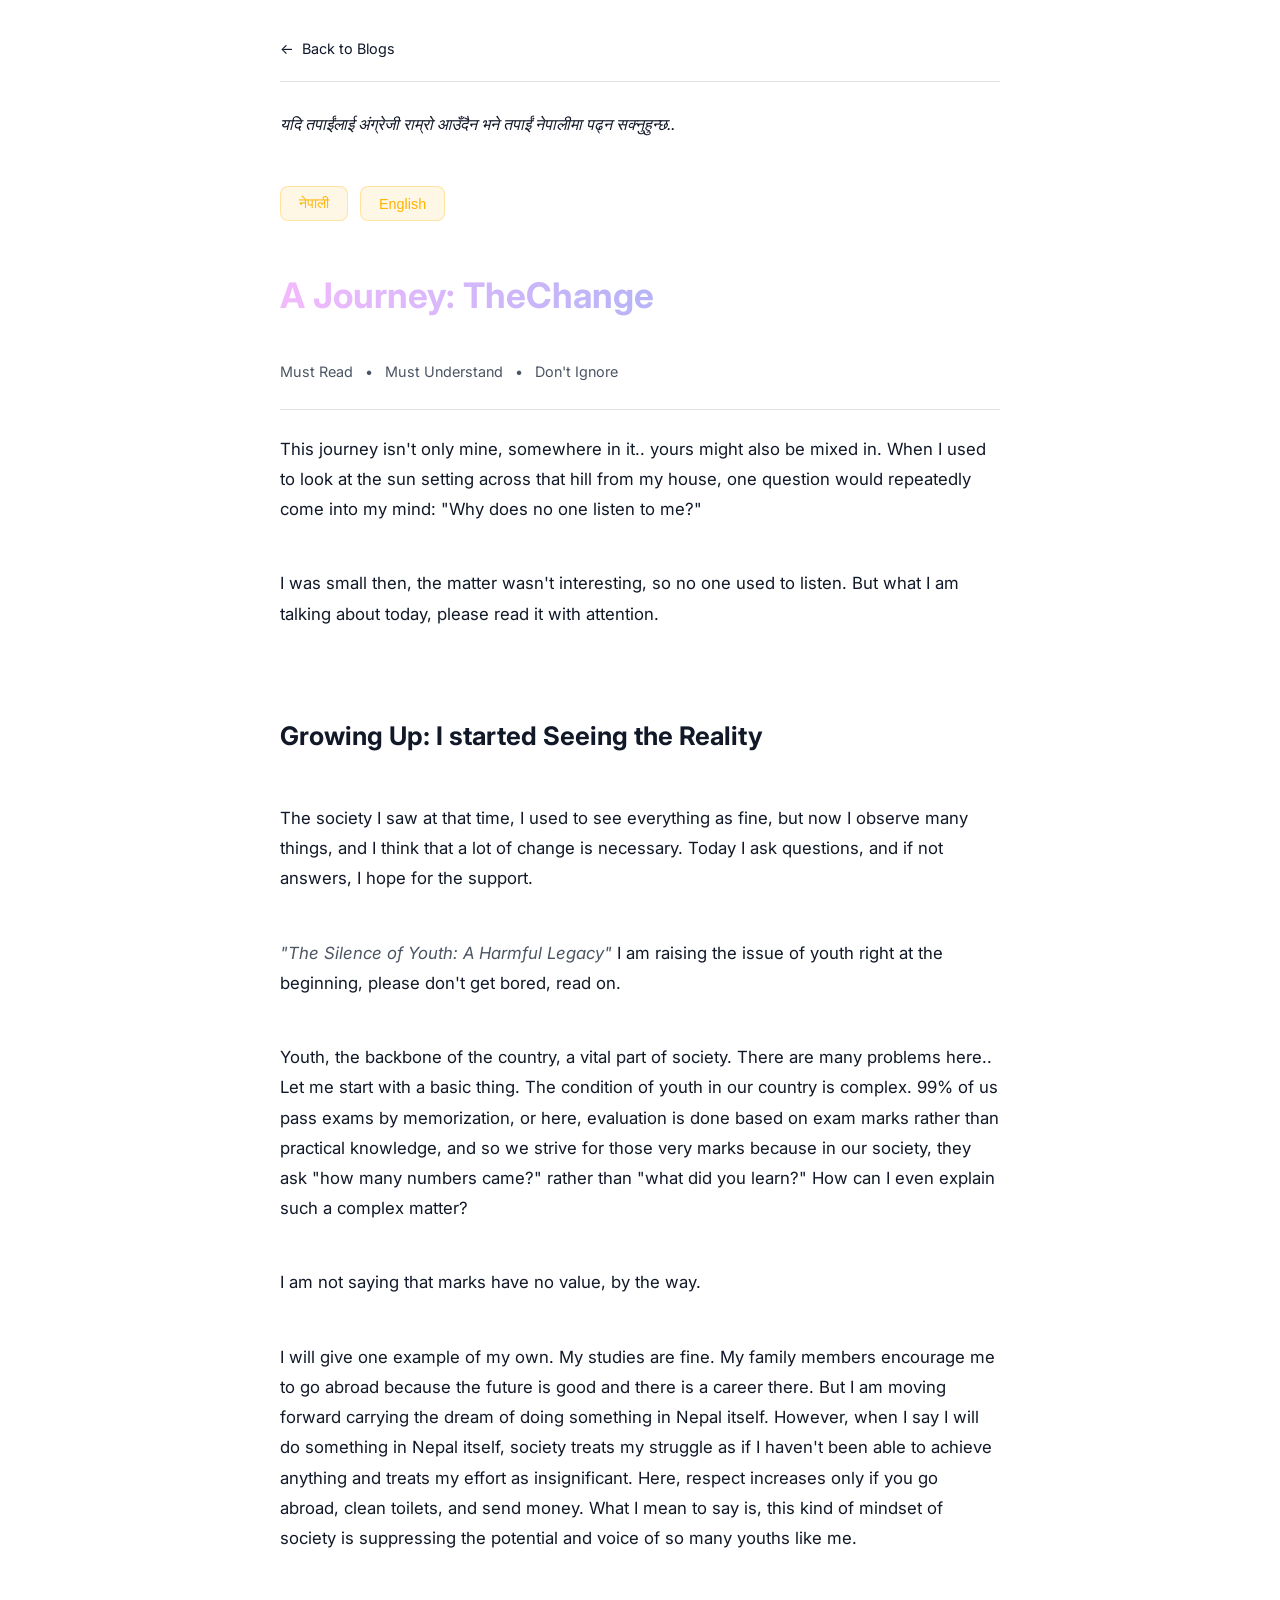
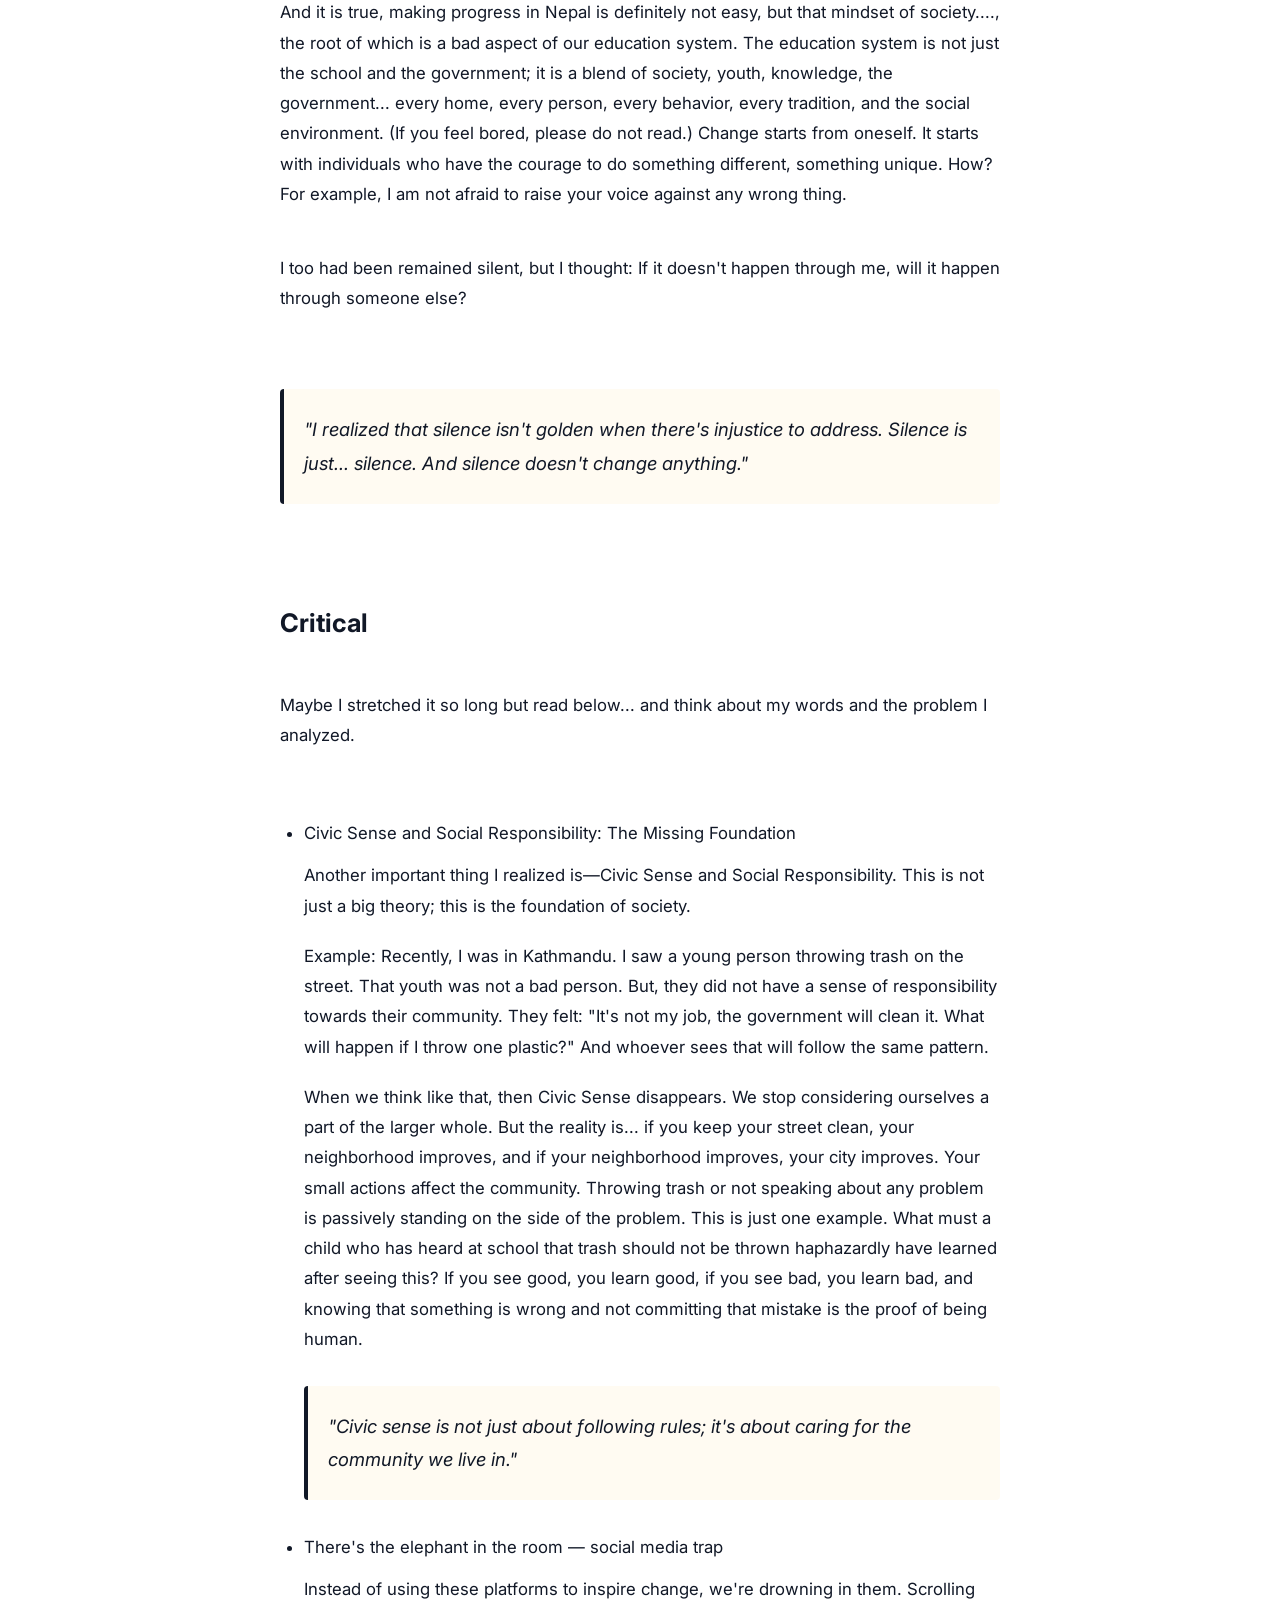
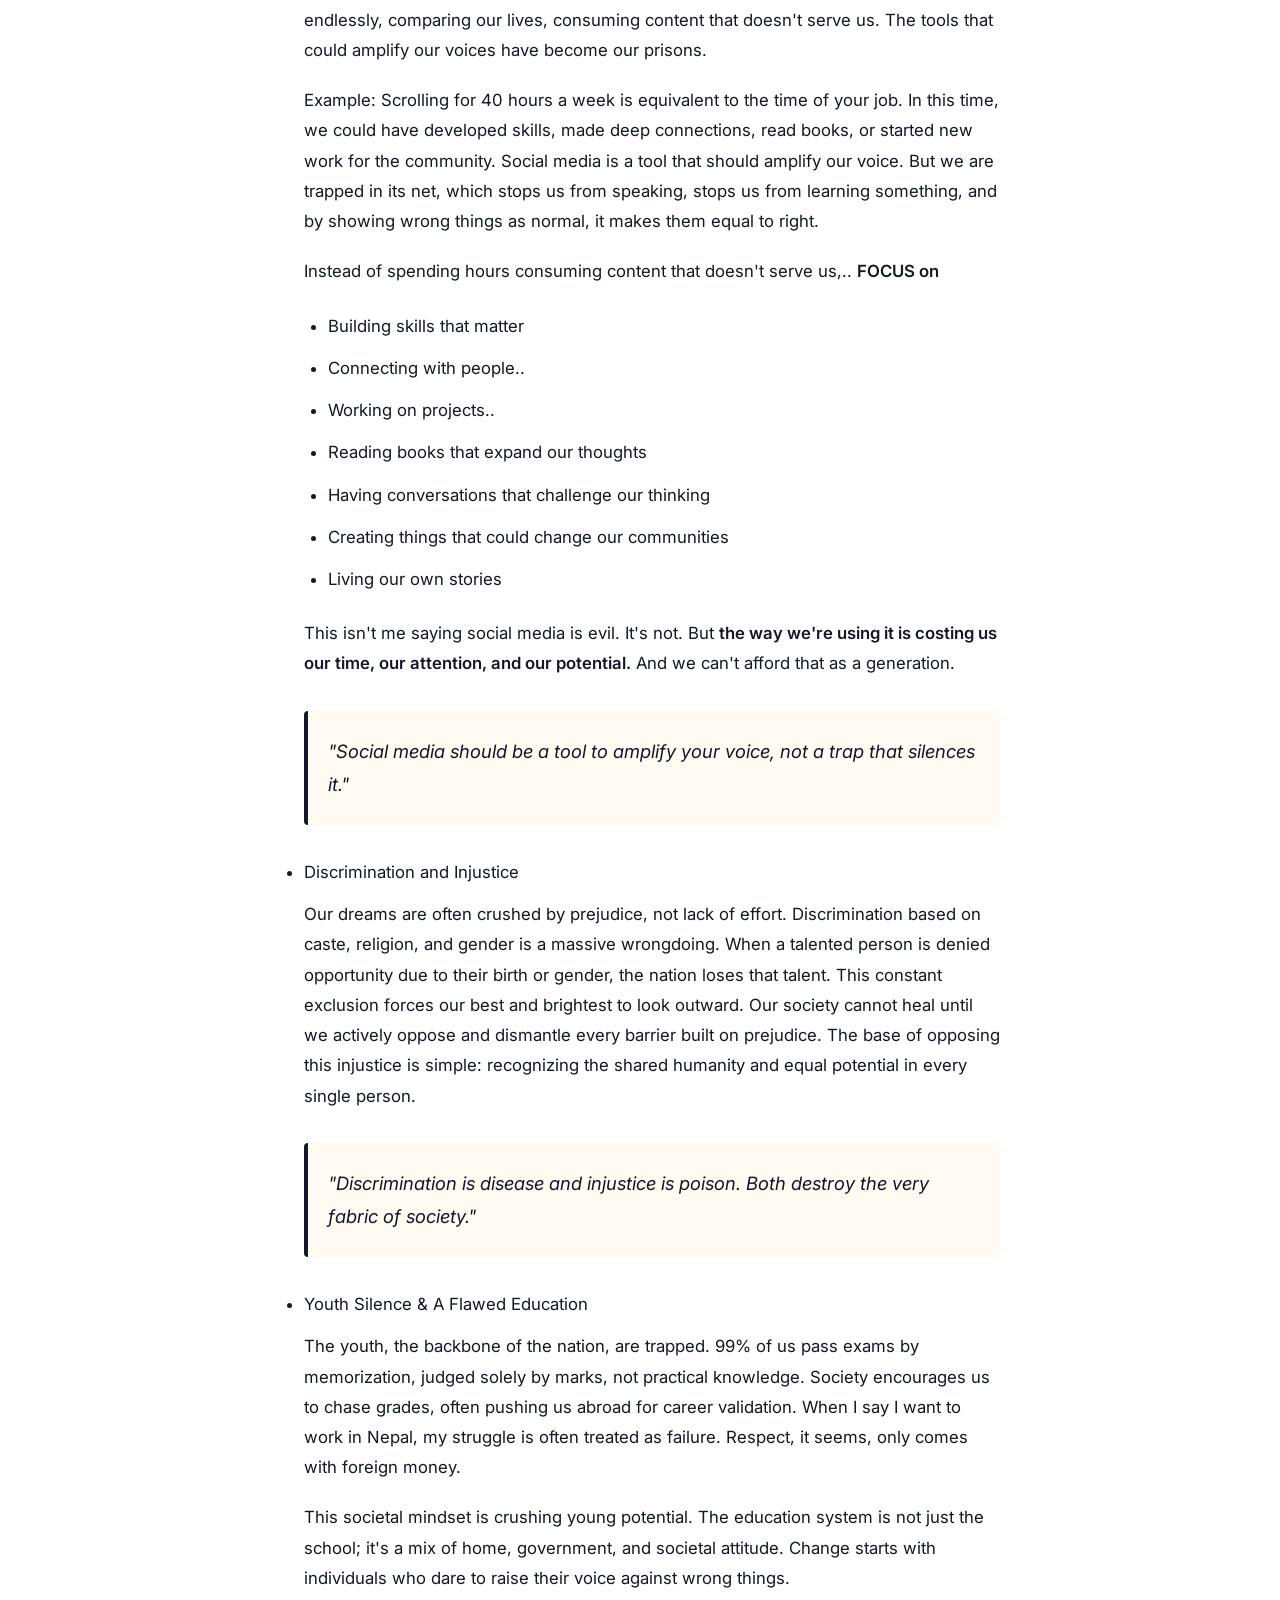
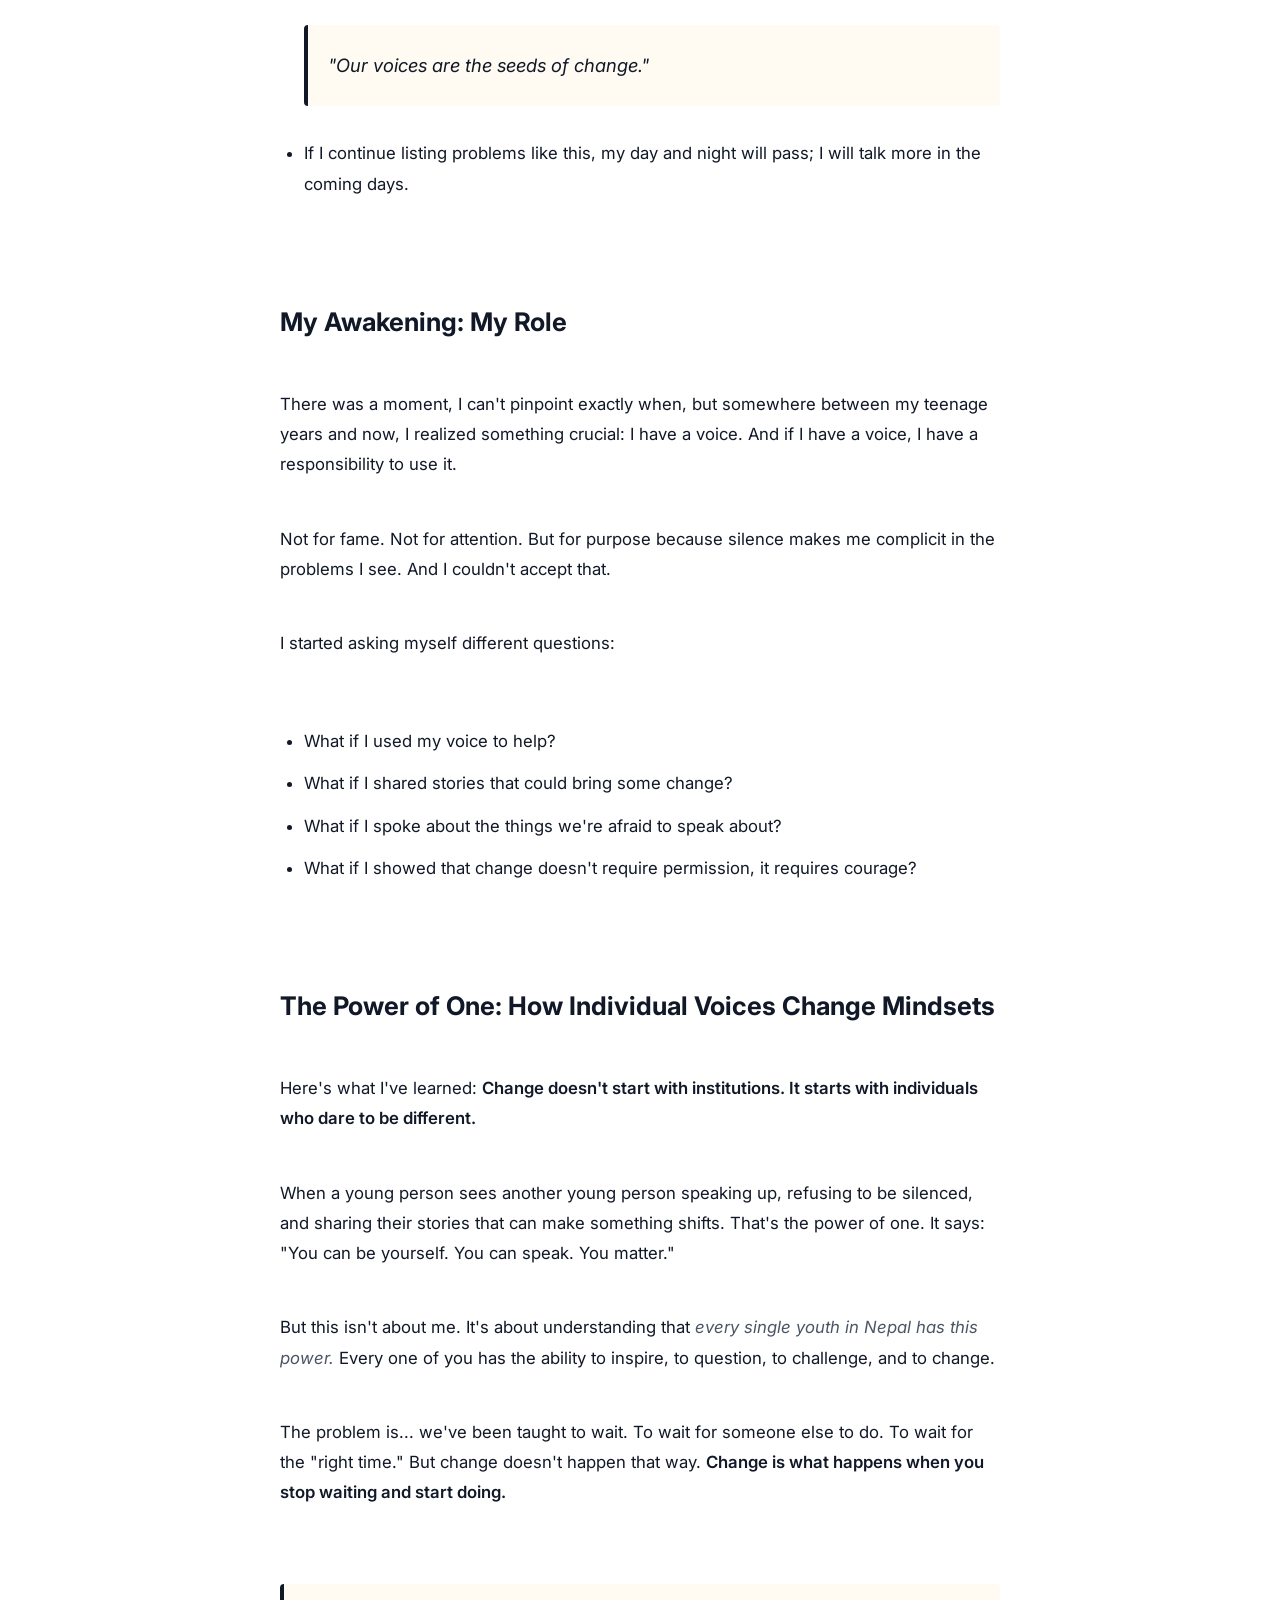
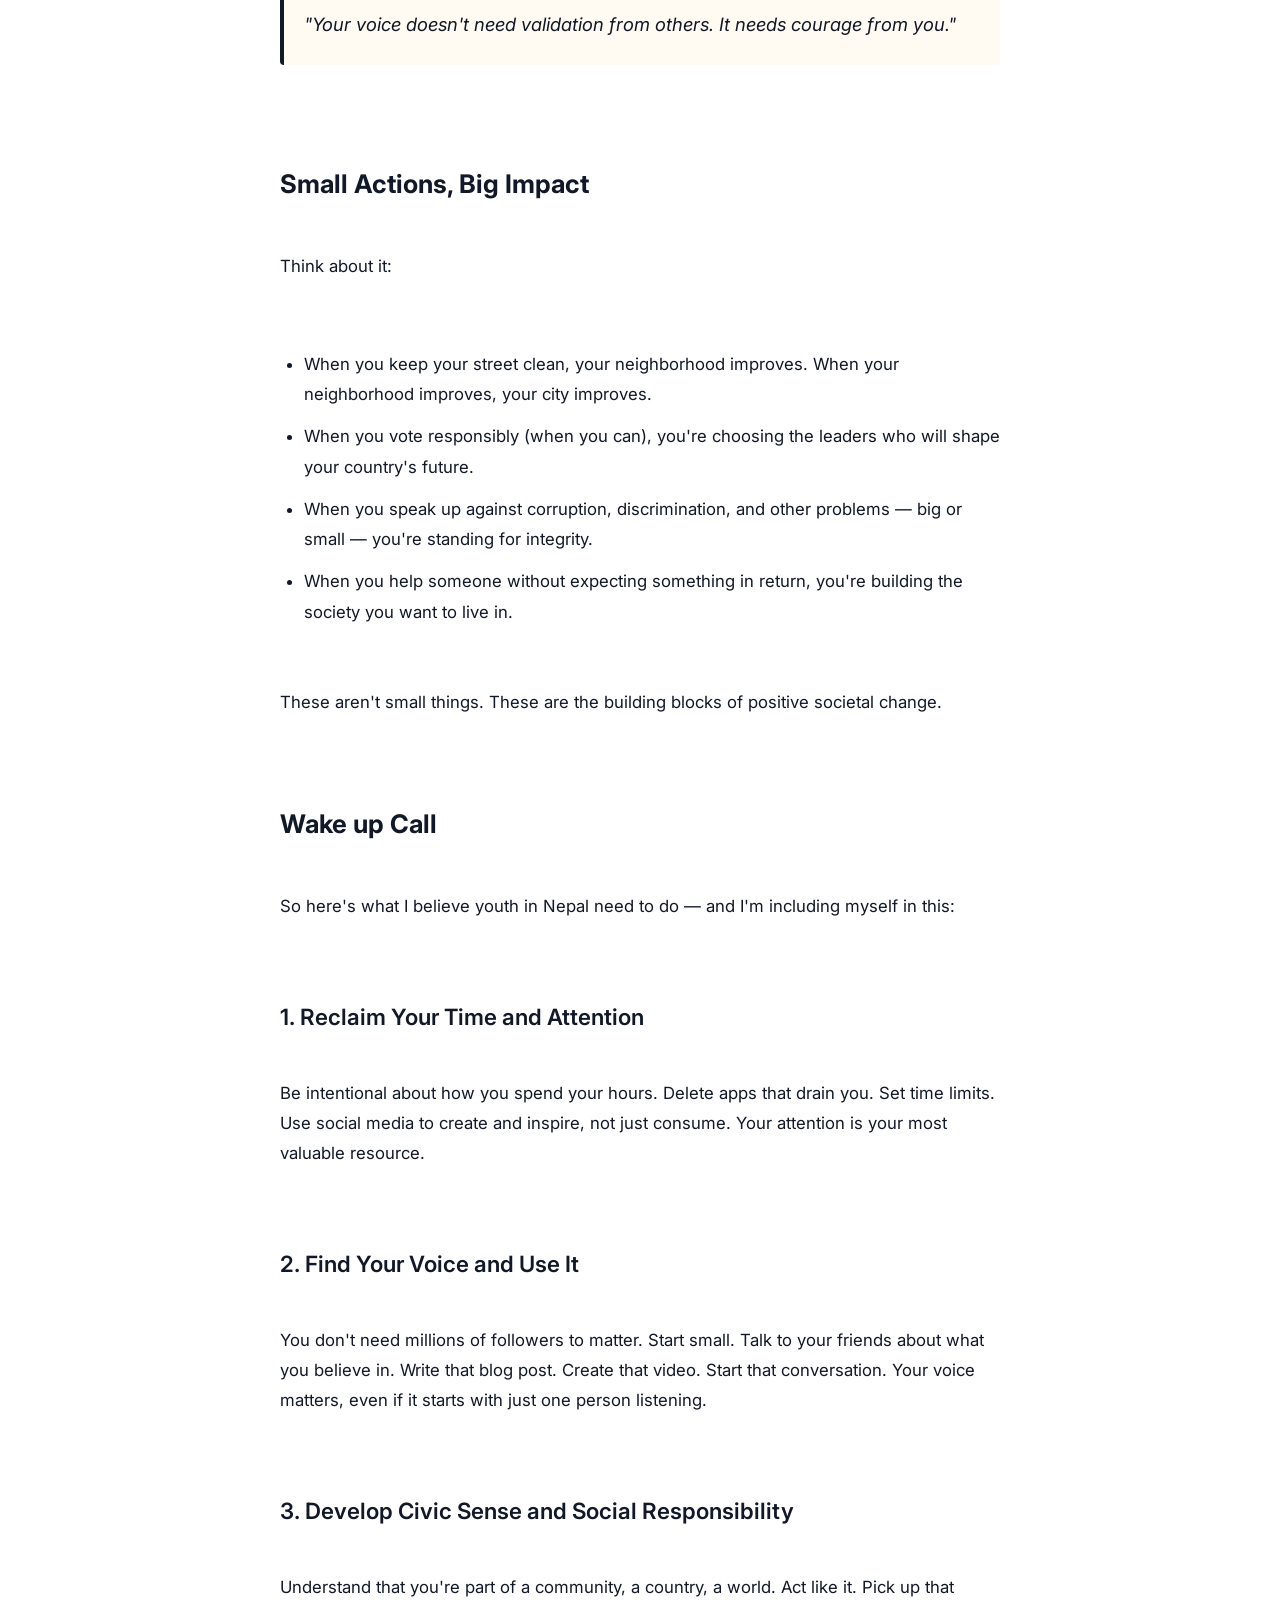
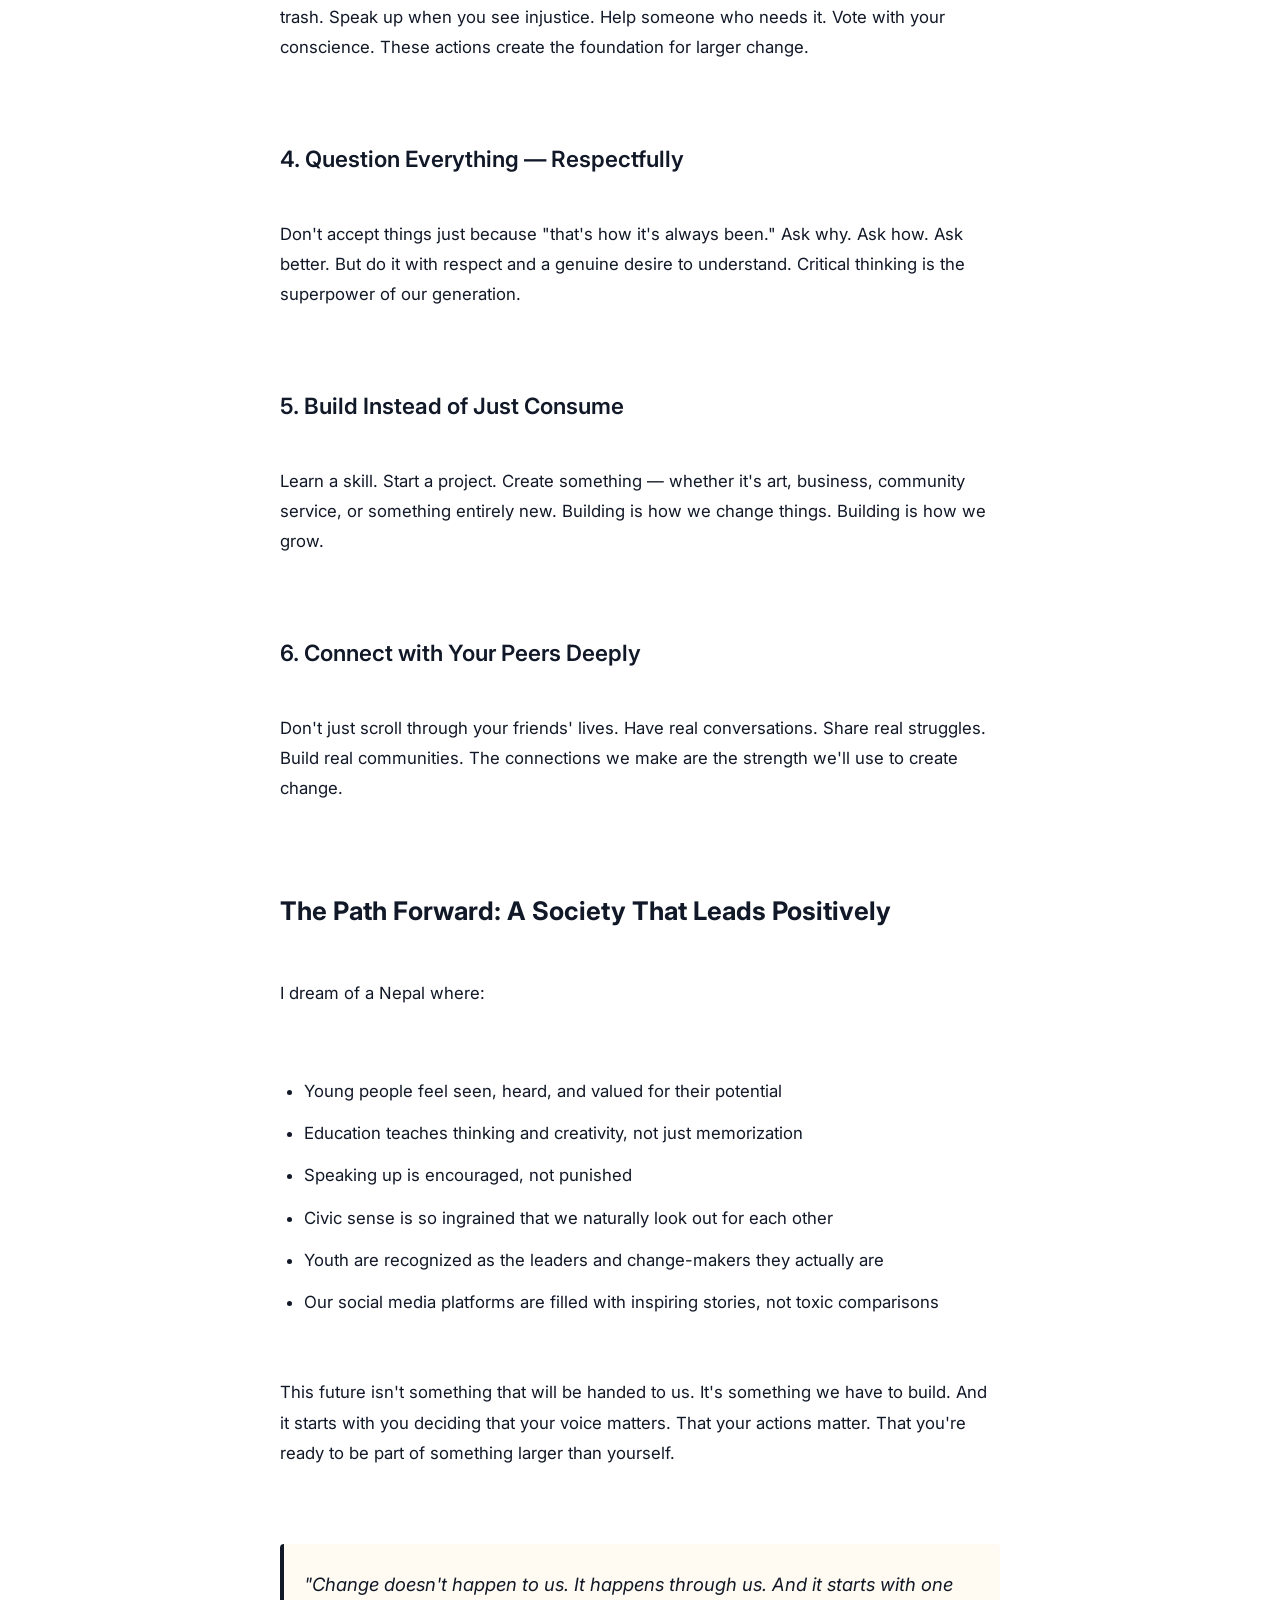
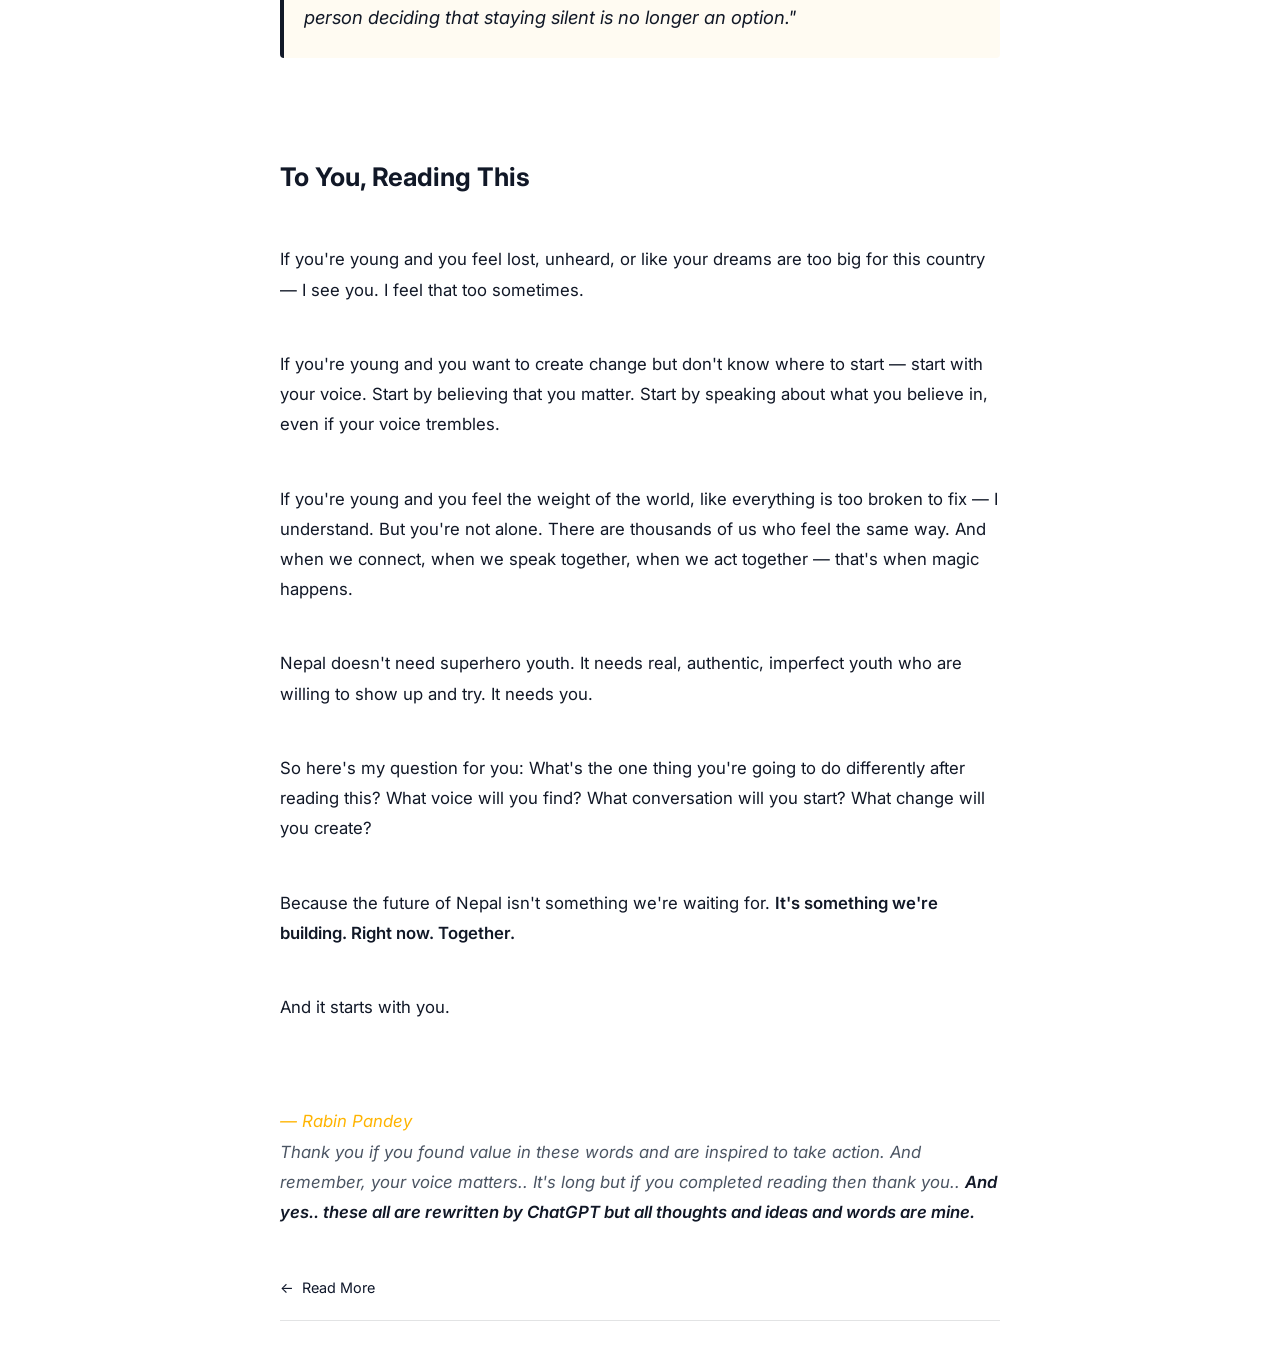
<file: blogs/storytelling/index.html>
<!DOCTYPE html>
<html lang="en">
<head>
  <meta charset="UTF-8">
  <meta name="viewport" content="width=device-width, initial-scale=1.0">
  <title>My Journey: From Gorkha to Speaking for Change – Rabin Pandey</title>
  <meta name="description" content="A personal story about growing up in Nepal, witnessing societal challenges, and discovering the power of youth voices to create change.">

  <link rel="preconnect" href="https://fonts.googleapis.com">
  <link rel="preconnect" href="https://fonts.gstatic.com" crossorigin>
  <link href="https://fonts.googleapis.com/css2?family=Inter:wght@300;400;500;600;700&family=JetBrains+Mono:wght@400;500&display=swap" rel="stylesheet">

  <link rel="stylesheet" href="../blogstyles.css">
</head>

<body>
  <div class="wrapper">
    <div class="header">
      <a href="../" class="back-link">
        <span>←</span>
        <span>Back to Blogs</span>
      </a>
    </div>

    <em>यदि तपाईंलाई अंग्रेजी राम्रो आउँदैन भने तपाईं नेपालीमा पढ्न सक्नुहुन्छ..</em>

    <div class="lang-switcher">
      <button class="lang-btn" onclick="translateNepali()">नेपाली</button>
      <button class="lang-btn" onclick="translateEnglish()">English</button>
    </div>

    <article class="blog-article">
      <h1 class="blog-post-title">A Journey: TheChange</h1>

      <div class="blog-post-meta">
        <span>Must Read</span>
        <span>•</span>
        <span>Must Understand</span>
        <span>•</span>
        <span>Don't Ignore</span>
      </div>

      <p>
        This journey isn't only mine, somewhere in it.. yours might also be mixed in. When I used to look at the sun setting across that hill from my house, one question would repeatedly come into my mind: "Why does no one listen to me?"
      </p>

      <p>
        I was small then, the matter wasn't interesting, so no one used to listen. But what I am talking about today, please read it with attention.
      </p>

      <h2>Growing Up: I started Seeing the Reality</h2>
      <p>
        The society I saw at that time, I used to see everything as fine, but now I observe many things, and I think that a lot of change is necessary. Today I ask questions, and if not answers, I hope for the support.
      </p>

      <p>
        <em>"The Silence of Youth: A Harmful Legacy"</em>
        I am raising the issue of youth right at the beginning, please don't get bored, read on.
      </p>

      <p>
        Youth, the backbone of the country, a vital part of society. There are many problems here.. Let me start with a basic thing. The condition of youth in our country is complex. 99% of us pass exams by memorization, or here, evaluation is done based on exam marks rather than practical knowledge, and so we strive for those very marks because in our society, they ask "how many numbers came?" rather than "what did you learn?" How can I even explain such a complex matter?
      </p>
      <p>
        I am not saying that marks have no value, by the way.
      </p>

      <p>
        I will give one example of my own. My studies are fine. My family members encourage me to go abroad because the future is good and there is a career there. But I am moving forward carrying the dream of doing something in Nepal itself. However, when I say I will do something in Nepal itself, society treats my struggle as if I haven't been able to achieve anything and treats my effort as insignificant. Here, respect increases only if you go abroad, clean toilets, and send money. What I mean to say is, this kind of mindset of society is suppressing the potential and voice of so many youths like me.
      </p>

      <p>
        And it is true, making progress in Nepal is definitely not easy, but that mindset of society...., the root of which is a bad aspect of our education system. The education system is not just the school and the government; it is a blend of society, youth, knowledge, the government... every home, every person, every behavior, every tradition, and the social environment. (If you feel bored, please do not read.) Change starts from oneself. It starts with individuals who have the courage to do something different, something unique. How? For example, I am not afraid to raise your voice against any wrong thing.
      </p>

      <p>
        I too had been remained silent, but I thought: If it doesn't happen through me, will it happen through someone else?
      </p>

      <blockquote class="quote">
        "I realized that silence isn't golden when there's injustice to address. Silence is just... silence. And silence doesn't change anything."
      </blockquote>

      <h2>Critical</h2>

      <p>
        Maybe I stretched it so long but read below... and think about my words and the problem I analyzed.
      </p>

      <ul>
        <li>Civic Sense and Social Responsibility: The Missing Foundation</li>
        <p>
          Another important thing I realized is—Civic Sense and Social Responsibility. This is not just a big theory; this is the foundation of society.
        </p>
        <p>
          Example: Recently, I was in Kathmandu. I saw a young person throwing trash on the street. That youth was not a bad person. But, they did not have a sense of responsibility towards their community. They felt: "It's not my job, the government will clean it. What will happen if I throw one plastic?" And whoever sees that will follow the same pattern.
        </p>
        <p>
          When we think like that, then Civic Sense disappears. We stop considering ourselves a part of the larger whole. But the reality is... if you keep your street clean, your neighborhood improves, and if your neighborhood improves, your city improves. Your small actions affect the community. Throwing trash or not speaking about any problem is passively standing on the side of the problem. This is just one example. What must a child who has heard at school that trash should not be thrown haphazardly have learned after seeing this? If you see good, you learn good, if you see bad, you learn bad, and knowing that something is wrong and not committing that mistake is the proof of being human.
        </p>
        <blockquote class="quote">
          "Civic sense is not just about following rules; it's about caring for the community we live in."
        </blockquote>

        <li>There's the elephant in the room — social media trap</li>
        <p>
          Instead of using these platforms to inspire change, we're drowning in them. Scrolling endlessly, comparing our lives, consuming content that doesn't serve us. The tools that could amplify our voices have become our prisons.
        </p>
        <p>
          Example: Scrolling for 40 hours a week is equivalent to the time of your job. In this time, we could have developed skills, made deep connections, read books, or started new work for the community. Social media is a tool that should amplify our voice. But we are trapped in its net, which stops us from speaking, stops us from learning something, and by showing wrong things as normal, it makes them equal to right.
        </p>
        <p>
          Instead of spending hours consuming content that doesn't serve us,.. <strong>FOCUS on</strong>
        </p>

        <ul>
          <li>Building skills that matter</li>
          <li>Connecting with people..</li>
          <li>Working on projects..</li>
          <li>Reading books that expand our thoughts</li>
          <li>Having conversations that challenge our thinking</li>
          <li>Creating things that could change our communities</li>
          <li>Living our own stories</li>
        </ul>

        <p>
          This isn't me saying social media is evil. It's not. But <strong>the way we're using it is costing us our time, our attention, and our potential.</strong> And we can't afford that as a generation.
        </p>

        <blockquote class="quote">
          "Social media should be a tool to amplify your voice, not a trap that silences it."
        </blockquote>

        <li>Discrimination and Injustice</li>
        <p>
          Our dreams are often crushed by prejudice, not lack of effort. Discrimination based on caste, religion, and gender is a massive wrongdoing. When a talented person is denied opportunity due to their birth or gender, the nation loses that talent. This constant exclusion forces our best and brightest to look outward. Our society cannot heal until we actively oppose and dismantle every barrier built on prejudice. The base of opposing this injustice is simple: recognizing the shared humanity and equal potential in every single person.
        </p>
        <blockquote class="quote">
          "Discrimination is disease and injustice is poison. Both destroy the very fabric of society."
        </blockquote>

        <li>Youth Silence & A Flawed Education</li>
        <p>
          The youth, the backbone of the nation, are trapped. 99% of us pass exams by memorization, judged solely by marks, not practical knowledge. Society encourages us to chase grades, often pushing us abroad for career validation. When I say I want to work in Nepal, my struggle is often treated as failure. Respect, it seems, only comes with foreign money.
        </p>
        <p>
          This societal mindset is crushing young potential. The education system is not just the school; it's a mix of home, government, and societal attitude. Change starts with individuals who dare to raise their voice against wrong things.
        </p>
        <blockquote class="quote">
          "Our voices are the seeds of change."
        </blockquote>

        <li>If I continue listing problems like this, my day and night will pass; I will talk more in the coming days.</li>
      </ul>

      <h2>My Awakening: My Role</h2>

      <p>
        There was a moment, I can't pinpoint exactly when, but somewhere between my teenage years and now, I realized something crucial: I have a voice. And if I have a voice, I have a responsibility to use it.
      </p>

      <p>
        Not for fame. Not for attention. But for purpose because silence makes me complicit in the problems I see. And I couldn't accept that.
      </p>

      <p>
        I started asking myself different questions:
      </p>

      <ul>
        <li>What if I used my voice to help?</li>
        <li>What if I shared stories that could bring some change?</li>
        <li>What if I spoke about the things we're afraid to speak about?</li>
        <li>What if I showed that change doesn't require permission, it requires courage?</li>
      </ul>

      <h2>The Power of One: How Individual Voices Change Mindsets</h2>

      <p>
        Here's what I've learned: <strong>Change doesn't start with institutions. It starts with individuals who dare to be different.</strong>
      </p>

      <p>
        When a young person sees another young person speaking up, refusing to be silenced, and sharing their stories that can make something shifts. That's the power of one. It says: "You can be yourself. You can speak. You matter."
      </p>

      <p>
        But this isn't about me. It's about understanding that <em>every single youth in Nepal has this power.</em> Every one of you has the ability to inspire, to question, to challenge, and to change.
      </p>

      <p>
        The problem is... we've been taught to wait. To wait for someone else to do. To wait for the "right time." But change doesn't happen that way. <strong>Change is what happens when you stop waiting and start doing.</strong>
      </p>

      <blockquote class="quote">
        "Your voice doesn't need validation from others. It needs courage from you."
      </blockquote>

      <h2>Small Actions, Big Impact</h2>

      <p>
        Think about it:
      </p>

      <ul>
        <li>When you keep your street clean, your neighborhood improves. When your neighborhood improves, your city improves.</li>
        <li>When you vote responsibly (when you can), you're choosing the leaders who will shape your country's future.</li>
        <li>When you speak up against corruption, discrimination, and other problems — big or small — you're standing for integrity.</li>
        <li>When you help someone without expecting something in return, you're building the society you want to live in.</li>
      </ul>

      <p>
        These aren't small things. These are the building blocks of positive societal change.
      </p>

      <h2>Wake up Call</h2>

      <p>
        So here's what I believe youth in Nepal need to do — and I'm including myself in this:
      </p>

      <h3>1. Reclaim Your Time and Attention</h3>

      <p>
        Be intentional about how you spend your hours. Delete apps that drain you. Set time limits. Use social media to create and inspire, not just consume. Your attention is your most valuable resource.
      </p>

      <h3>2. Find Your Voice and Use It</h3>

      <p>
        You don't need millions of followers to matter. Start small. Talk to your friends about what you believe in. Write that blog post. Create that video. Start that conversation. Your voice matters, even if it starts with just one person listening.
      </p>

      <h3>3. Develop Civic Sense and Social Responsibility</h3>

      <p>
        Understand that you're part of a community, a country, a world. Act like it. Pick up that trash. Speak up when you see injustice. Help someone who needs it. Vote with your conscience. These actions create the foundation for larger change.
      </p>

      <h3>4. Question Everything — Respectfully</h3>

      <p>
        Don't accept things just because "that's how it's always been." Ask why. Ask how. Ask better. But do it with respect and a genuine desire to understand. Critical thinking is the superpower of our generation.
      </p>

      <h3>5. Build Instead of Just Consume</h3>

      <p>
        Learn a skill. Start a project. Create something — whether it's art, business, community service, or something entirely new. Building is how we change things. Building is how we grow.
      </p>

      <h3>6. Connect with Your Peers Deeply</h3>

      <p>
        Don't just scroll through your friends' lives. Have real conversations. Share real struggles. Build real communities. The connections we make are the strength we'll use to create change.
      </p>

      <h2>The Path Forward: A Society That Leads Positively</h2>

      <p>
        I dream of a Nepal where:
      </p>

      <ul>
        <li>Young people feel seen, heard, and valued for their potential</li>
        <li>Education teaches thinking and creativity, not just memorization</li>
        <li>Speaking up is encouraged, not punished</li>
        <li>Civic sense is so ingrained that we naturally look out for each other</li>
        <li>Youth are recognized as the leaders and change-makers they actually are</li>
        <li>Our social media platforms are filled with inspiring stories, not toxic comparisons</li>
      </ul>

      <p>
        This future isn't something that will be handed to us. It's something we have to build. And it starts with you deciding that your voice matters. That your actions matter. That you're ready to be part of something larger than yourself.
      </p>

      <blockquote class="quote">
        "Change doesn't happen to us. It happens through us. And it starts with one person deciding that staying silent is no longer an option."
      </blockquote>

      <h2>To You, Reading This</h2>

      <p>
        If you're young and you feel lost, unheard, or like your dreams are too big for this country — I see you. I feel that too sometimes.
      </p>

      <p>
        If you're young and you want to create change but don't know where to start — start with your voice. Start by believing that you matter. Start by speaking about what you believe in, even if your voice trembles.
      </p>

      <p>
        If you're young and you feel the weight of the world, like everything is too broken to fix — I understand. But you're not alone. There are thousands of us who feel the same way. And when we connect, when we speak together, when we act together — that's when magic happens.
      </p>

      <p>
        Nepal doesn't need superhero youth. It needs real, authentic, imperfect youth who are willing to show up and try. It needs you.
      </p>

      <p>
        So here's my question for you: What's the one thing you're going to do differently after reading this? What voice will you find? What conversation will you start? What change will you create?
      </p>

      <p>
        Because the future of Nepal isn't something we're waiting for. <strong>It's something we're building. Right now. Together.</strong>
      </p>

      <p>
        And it starts with you.
      </p>

      <p style="margin-top: 40px; font-style: italic; color: #FFB400;">
        — Rabin Pandey<br>
        <em>Thank you if you found value in these words and are inspired to take action.</em>
        <em>And remember, your voice matters.. It's long but if you completed reading then thank you..</em>
        <b>And yes.. these all are rewritten by ChatGPT but all thoughts and ideas and words are mine.</b>
      </p>
    </article>

    <div class="header">
      <a href="../" class="back-link">
        <span>←</span>
        <span>Read More</span>
      </a>
    </div>
  </div>

  <script type="text/javascript">
    function googleTranslateElementInit() {
      new google.translate.TranslateElement({
        pageLanguage: 'en',
        includedLanguages: 'ne',
        autoDisplay: false
      }, 'google_translate_element');
    }
  </script>

  <script src="//translate.google.com/translate_a/element.js?cb=googleTranslateElementInit"></script>

  <script>
    function translateNepali() {
      document.cookie = "googtrans=/en/ne;path=/;";
      location.reload();
    }

    function translateEnglish() {
      document.cookie = "googtrans=/en/en;path=/;";
      location.reload();
    }
  </script>

  <div id="google_translate_element" style="display:none;"></div>
</body>
</html>
</file>
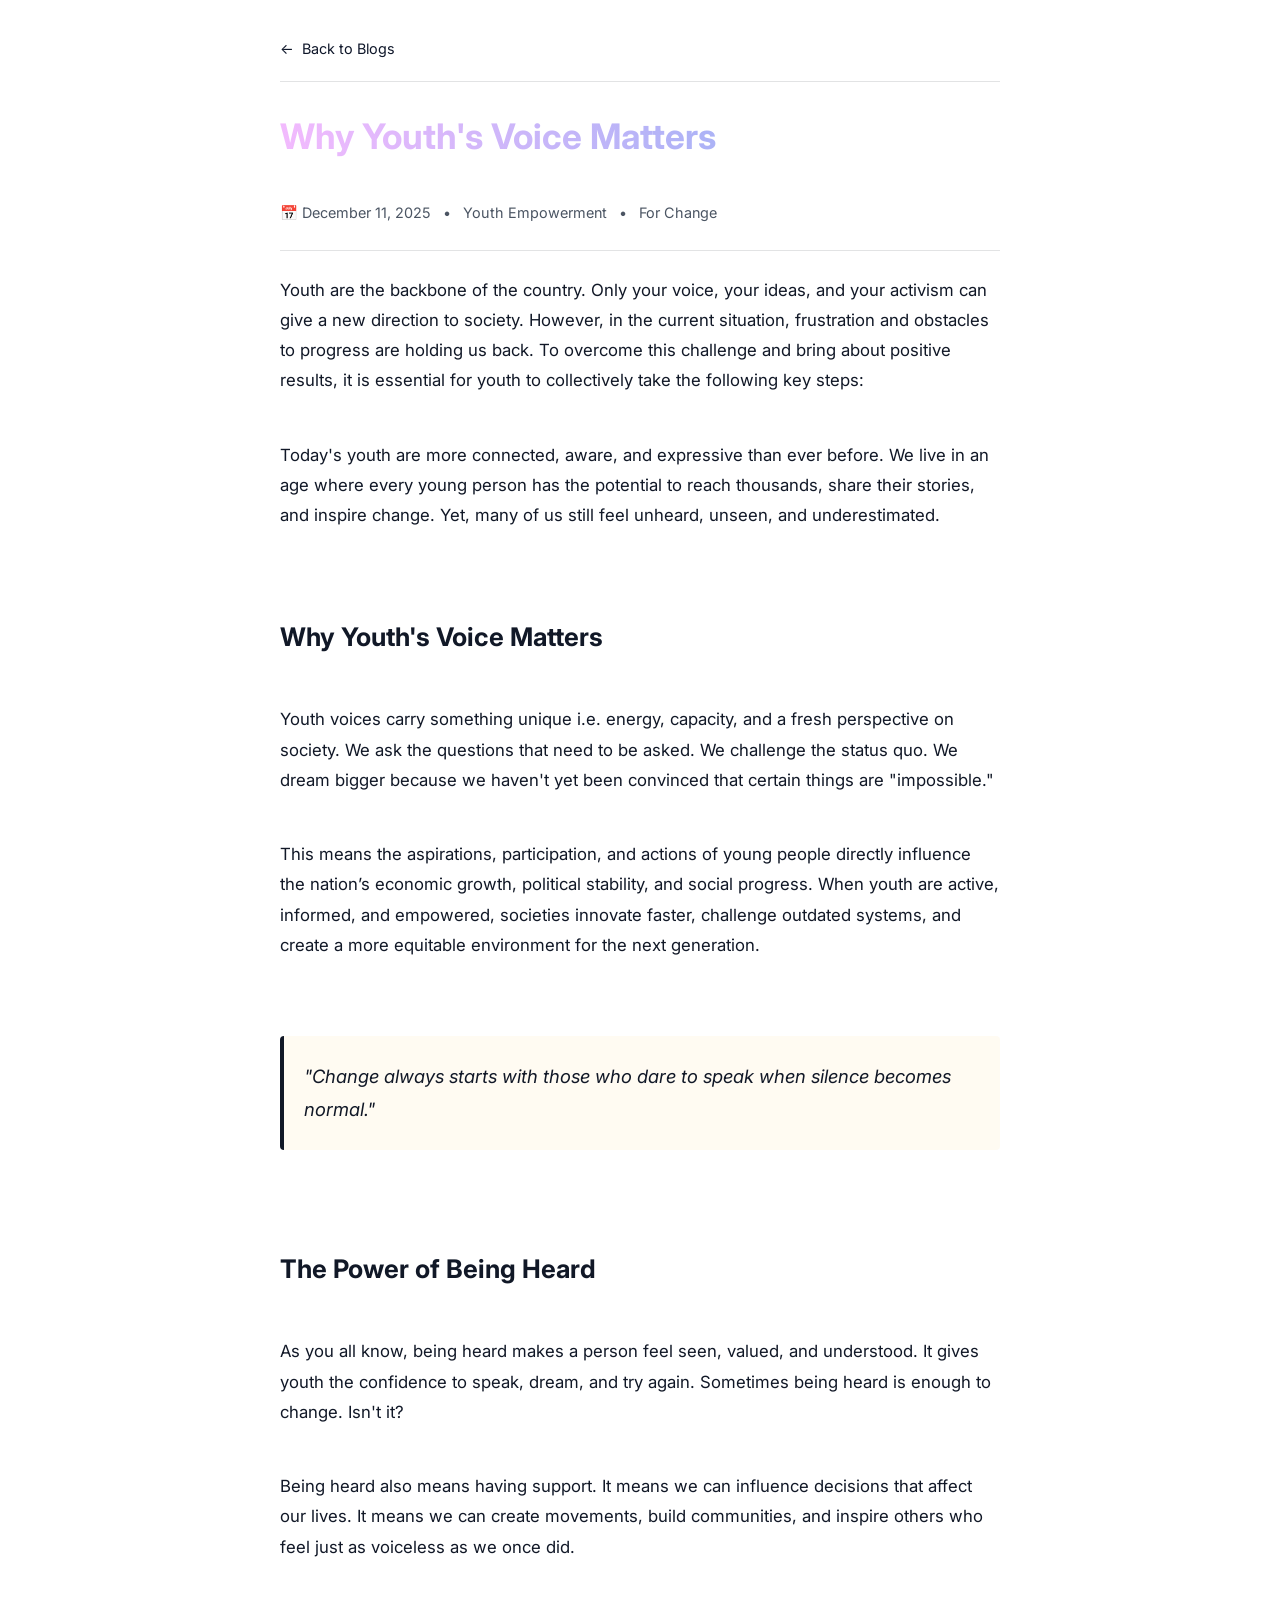
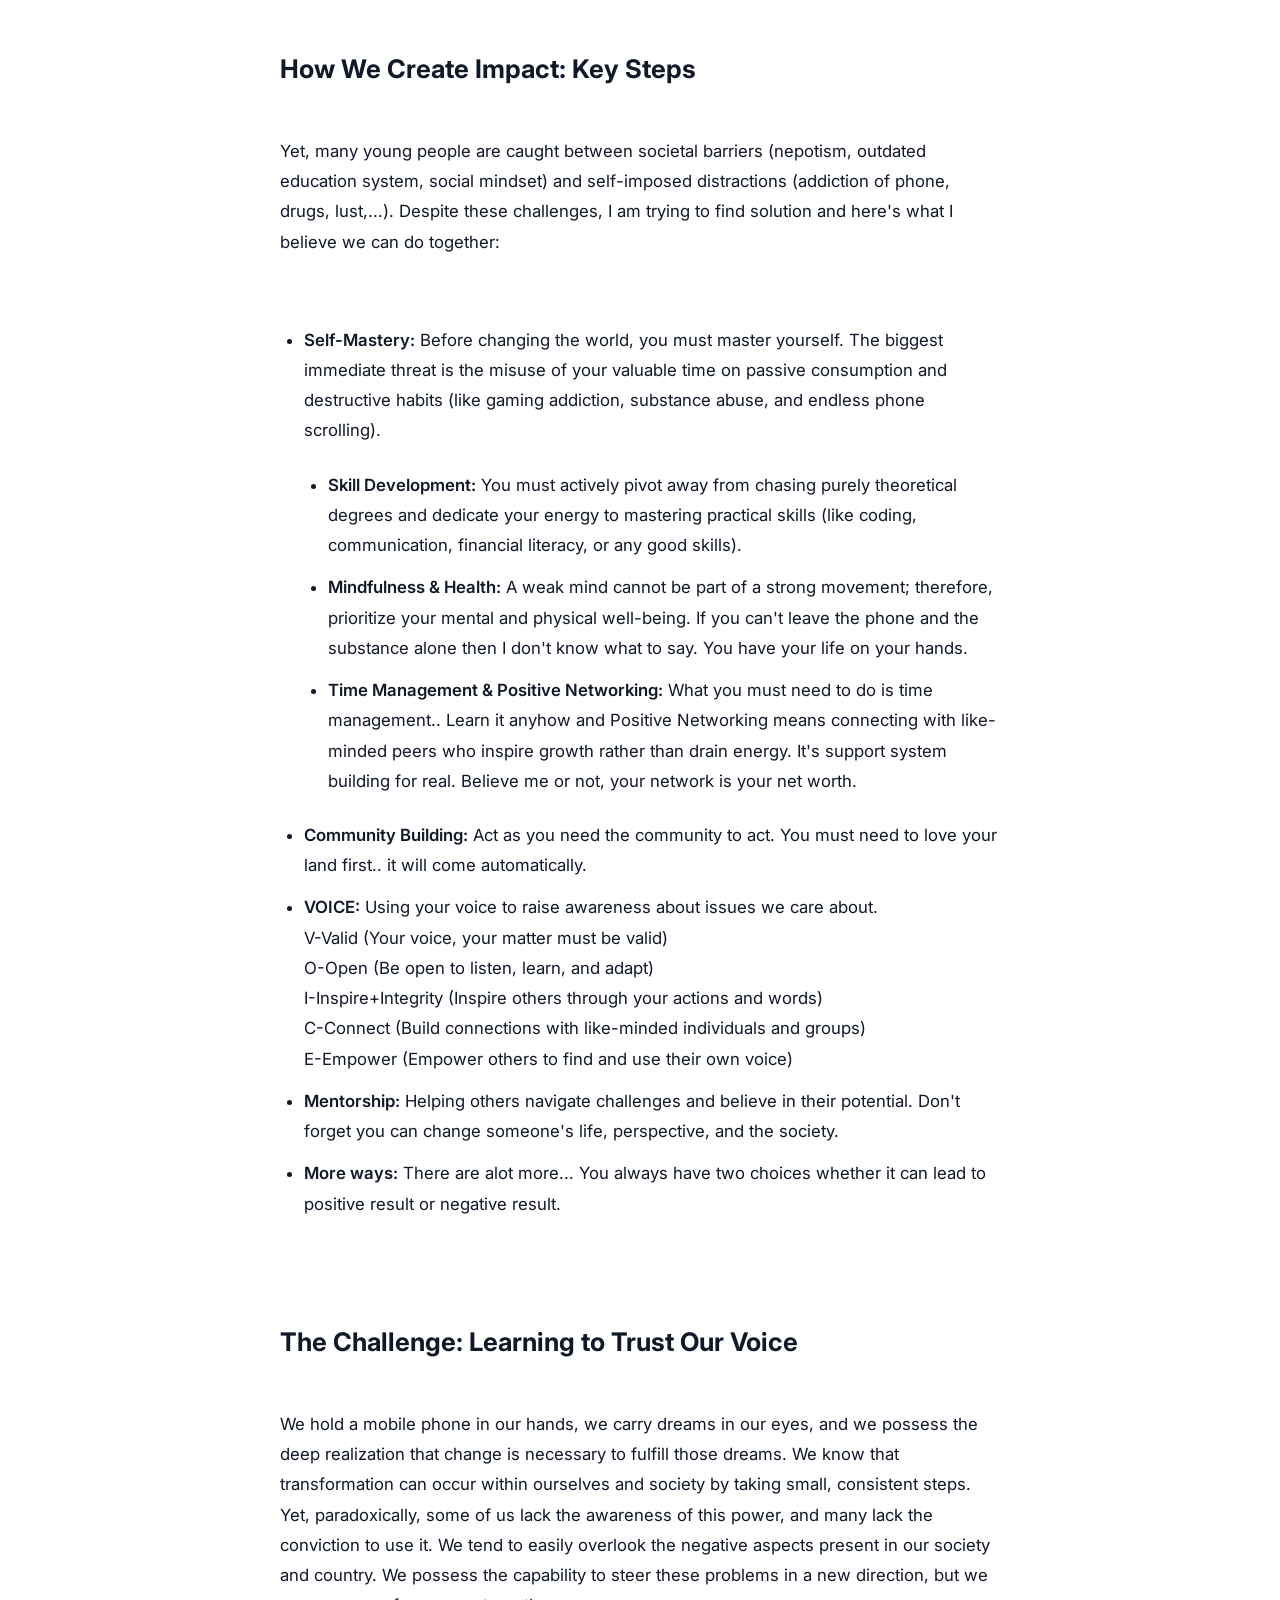
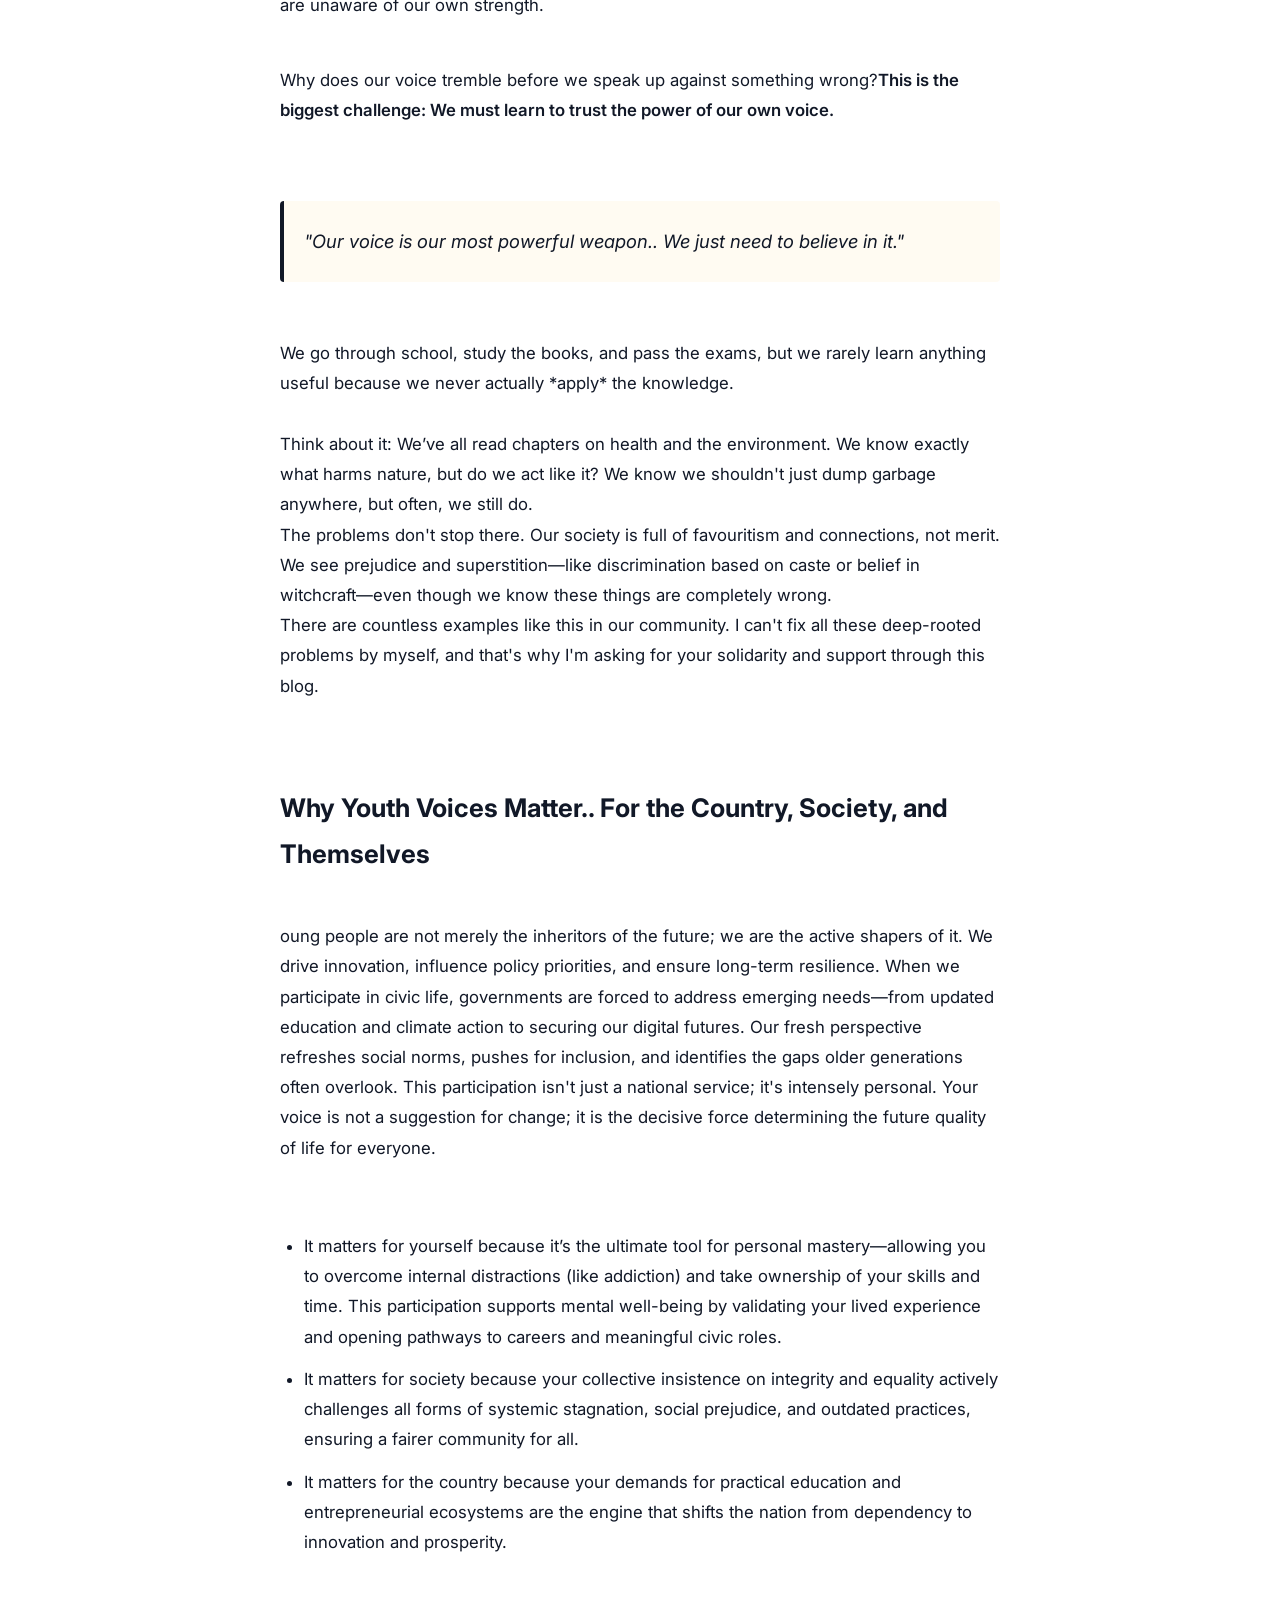
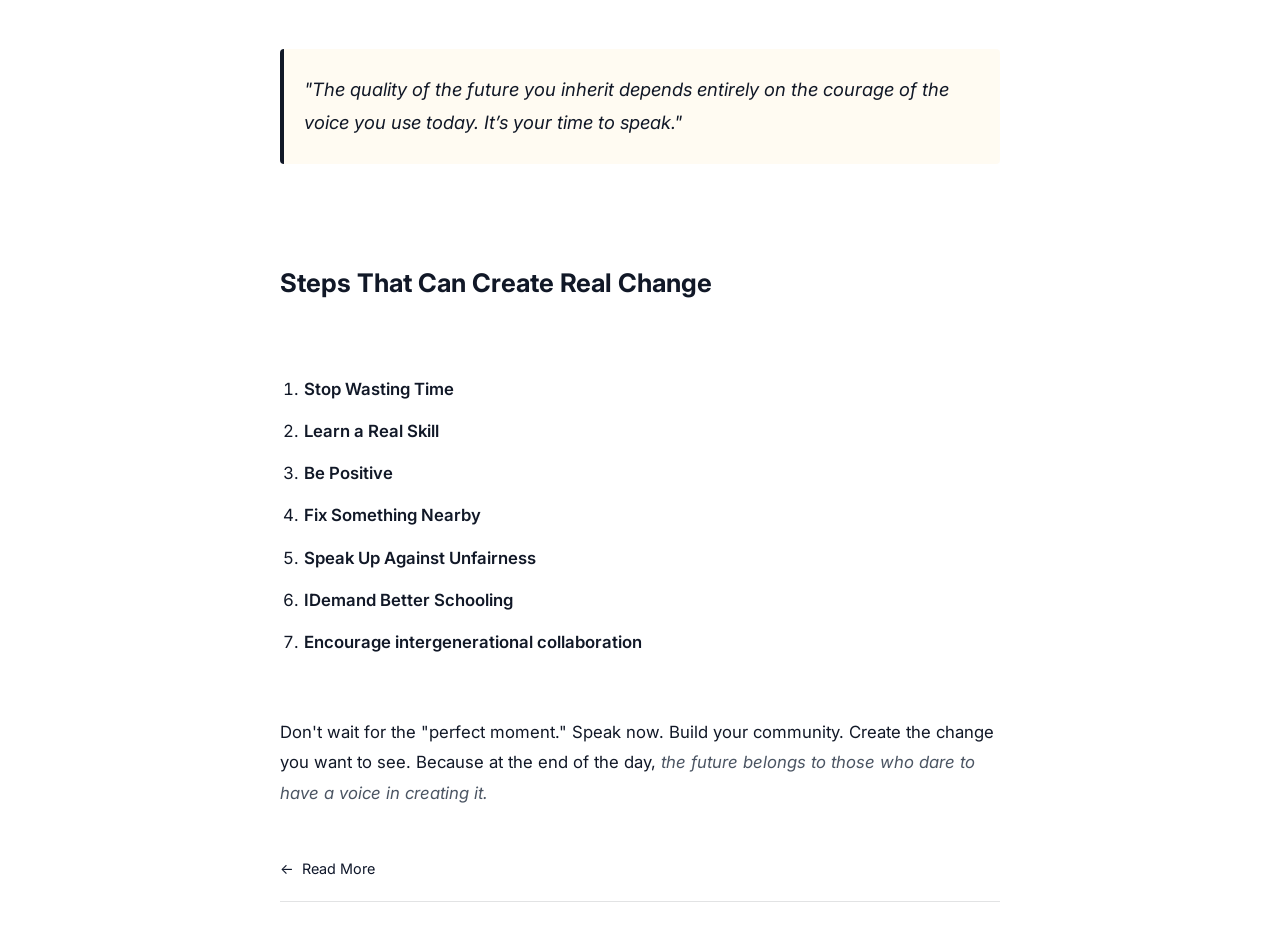
<file: blogs/youth-voices/index.html>
<!DOCTYPE html>
<html lang="en">
<head>
  <meta charset="UTF-8">
  <meta name="viewport" content="width=device-width, initial-scale=1.0">

  <title>Why Youth Voices Matter – Rabin Pandey</title>
  <meta name="description" content="Exploring why amplifying youth voices is crucial for change and how young people can create meaningful impact in their communities.">

  <link rel="preconnect" href="https://fonts.googleapis.com">
  <link rel="preconnect" href="https://fonts.gstatic.com" crossorigin>
  <link href="https://fonts.googleapis.com/css2?family=Inter:wght@300;400;500;600;700&family=JetBrains+Mono:wght@400;500&display=swap" rel="stylesheet">

  <link rel="stylesheet" href="../blogstyles.css">
</head>

<body>
  <div class="wrapper">
    <div class="header">
      <a href="../" class="back-link">
        <span>←</span>
        <span>Back to Blogs</span>
      </a>
    </div>

    <article class="blog-article">
      <h1 class="blog-post-title">Why Youth's Voice Matters</h1>

      <div class="blog-post-meta">
        <span>📅 December 11, 2025</span>
        <span>•</span>
        <span>Youth Empowerment</span>
        <span>•</span>
        <span>For Change</span>
      </div>

      <p>
        Youth are the backbone of the country. Only your voice, your ideas, and your activism can give a new direction to society. However, in the current situation, frustration and obstacles to progress are holding us back. To overcome this challenge and bring about positive results, it is essential for youth to collectively take the following key steps:
      </p>

      <p>
        Today's youth are more connected, aware, and expressive than ever before. We live in an age where every young person has the potential to reach thousands, share their stories, and inspire change. Yet, many of us still feel unheard, unseen, and underestimated.
      </p>

      <h2>Why Youth's Voice Matters</h2>

      <p>
        Youth voices carry something unique i.e. energy, capacity, and a fresh perspective on society. We ask the questions that need to be asked. We challenge the status quo. We dream bigger because we haven't yet been convinced that certain things are "impossible."
      </p>

      <p>
        This means the aspirations, participation, and actions of young people directly influence the nation’s economic growth, political stability, and social progress. When youth are active, informed, and empowered, societies innovate faster, challenge outdated systems, and create a more equitable environment for the next generation.
      </p>

      <blockquote class="quote">
        "Change always starts with those who dare to speak when silence becomes normal."
      </blockquote>

      <h2>The Power of Being Heard</h2>

      <p>
        As you all know, being heard makes a person feel seen, valued, and understood. It gives youth the confidence to speak, dream, and try again.
        Sometimes being heard is enough to change. Isn't it?
      </p>

      <p>
        Being heard also means having support. It means we can influence decisions that affect our lives. It means we can create movements, build communities, and inspire others who feel just as voiceless as we once did.
      </p>

      <h2>How We Create Impact: Key Steps</h2>

      <p>
        Yet, many young people are caught between societal barriers (nepotism, outdated education system, social mindset) and self-imposed distractions (addiction of phone, drugs, lust,...).
        Despite these challenges, I am trying to find solution and here's what I believe we can do together:
      </p>

      <ul>
        <li>
          <strong>Self-Mastery:</strong>
          Before changing the world, you must master yourself. The biggest immediate threat is the misuse of your valuable time on passive consumption and destructive habits (like gaming addiction, substance abuse, and endless phone scrolling).
          <ul>
            <li><strong>Skill Development:</strong> You must actively pivot away from chasing purely theoretical degrees and dedicate your energy to mastering practical skills (like coding, communication, financial literacy, or any good skills).</li>
            <li><strong>Mindfulness &amp; Health:</strong> A weak mind cannot be part of a strong movement; therefore, prioritize your mental and physical well-being. If you can't leave the phone and the substance alone then I don't know what to say. You have your life on your hands.</li>
            <li><strong>Time Management &amp; Positive Networking:</strong> What you must need to do is time management.. Learn it anyhow and Positive Networking means connecting with like-minded peers who inspire growth rather than drain energy. It's support system building for real. Believe me or not, your network is your net worth.</li>
          </ul>
        </li>
        <li><strong>Community Building:</strong> Act as you need the community to act. You must need to love your land first.. it will come automatically.</li>
        <li>
          <strong>VOICE:</strong> Using your voice to raise awareness about issues we care about.<br>
          V-Valid (Your voice, your matter must be valid)<br>
          O-Open (Be open to listen, learn, and adapt)<br>
          I-Inspire+Integrity (Inspire others through your actions and words)<br>
          C-Connect (Build connections with like-minded individuals and groups)<br>
          E-Empower (Empower others to find and use their own voice)
        </li>
        <li><strong>Mentorship:</strong> Helping others navigate challenges and believe in their potential. Don't forget you can change someone's life, perspective, and the society.</li>
        <li><strong>More ways:</strong> There are alot more... You always have two choices whether it can lead to positive result or negative result.</li>
      </ul>

      <h2>The Challenge: Learning to Trust Our Voice</h2>

      <p>
        We hold a mobile phone in our hands, we carry dreams in our eyes, and we possess the deep realization that change is necessary to fulfill those dreams. We know that transformation can occur within ourselves and society by taking small, consistent steps.
        Yet, paradoxically, some of us lack the awareness of this power, and many lack the conviction to use it.
        We tend to easily overlook the negative aspects present in our society and country. We possess the capability to steer these problems in a new direction, but we are unaware of our own strength.
      </p>

      <p>
        Why does our voice tremble before we speak up against something wrong?<strong>This is the biggest challenge: We must learn to trust the power of our own voice.</strong>
      </p>

      <blockquote class="quote">
        "Our voice is our most powerful weapon.. We just need to believe in it."
      </blockquote>

      <p>
        We go through school, study the books, and pass the exams, but we rarely learn anything useful because we never actually *apply* the knowledge.
        <br><br>
        Think about it: We’ve all read chapters on health and the environment. We know exactly what harms nature, but do we act like it? We know we shouldn't just dump garbage anywhere, but often, we still do.
        <br>
        The problems don't stop there. Our society is full of favouritism and connections, not merit. We see prejudice and superstition—like discrimination based on caste or belief in witchcraft—even though we know these things are completely wrong.
        <br>
        There are countless examples like this in our community. I can't fix all these deep-rooted problems by myself, and that's why I'm asking for your solidarity and support through this blog.
      </p>

      <h2>Why Youth Voices Matter.. For the Country, Society, and Themselves</h2>

      <p>
        oung people are not merely the inheritors of the future; we are the active shapers of it. We drive innovation, influence policy priorities, and ensure long-term resilience.
        When we participate in civic life, governments are forced to address emerging needs—from updated education and climate action to securing our digital futures.
        Our fresh perspective refreshes social norms, pushes for inclusion, and identifies the gaps older generations often overlook.
        This participation isn't just a national service; it's intensely personal.
        Your voice is not a suggestion for change; it is the decisive force determining the future quality of life for everyone.
      </p>

      <ul>
        <li>It matters for yourself because it’s the ultimate tool for personal mastery—allowing you to overcome internal distractions (like addiction) and take ownership of your skills and time. This participation supports mental well-being by validating your lived experience and opening pathways to careers and meaningful civic roles.</li>
        <li>It matters for society because your collective insistence on integrity and equality actively challenges all forms of systemic stagnation, social prejudice, and outdated practices, ensuring a fairer community for all.</li>
        <li>It matters for the country because your demands for practical education and entrepreneurial ecosystems are the engine that shifts the nation from dependency to innovation and prosperity.</li>
      </ul>

      <blockquote class="quote">
        "The quality of the future you inherit depends entirely on the courage of the voice you use today. It’s your time to speak."
      </blockquote>

      <h2>Steps That Can Create Real Change</h2>

      <ol>
        <li><strong>Stop Wasting Time</strong></li>
        <li><strong>Learn a Real Skill</strong></li>
        <li><strong>Be Positive</strong></li>
        <li><strong>Fix Something Nearby</strong></li>
        <li><strong>Speak Up Against Unfairness</strong></li>
        <li><strong>IDemand Better Schooling</strong></li>
        <li><strong>Encourage intergenerational collaboration</strong></li>
      </ol>

      <p>
        Don't wait for the "perfect moment." Speak now. Build your community. Create the change you want to see.
        Because at the end of the day,<em> the future belongs to those who dare to have a voice in creating it.</em>
      </p>
    </article>

    <div class="header">
      <a href="../" class="back-link">
        <span>←</span>
        <span>Read More</span>
      </a>
    </div>
  </div>
</body>
</html>
</file>
<file: style.css>
:root {
  --color-cream: #f7f2e9;
  --color-paper: #fffdf8;
  --color-white: #ffffff;
  --color-ink: #26342f;
  --color-ink-soft: #526159;
  --color-muted: #68756e;
  --color-terracotta: #b85f47;
  --color-terracotta-dark: #944b38;
  --color-sage: #dce6d9;
  --color-sage-deep: #718b78;
  --color-border: #e7dfd2;
  --color-shadow: rgba(56, 49, 38, 0.08);
  --color-heading-soft: #405448;
  --color-card-cream: #fffefa;
  --color-support-soft: #9a9f98;
  --content-width: 1120px;
  --font-body: "DM Sans", sans-serif;
  --font-display: "DM Serif Display", Georgia, serif;
  --shadow-soft: 0 18px 50px var(--color-shadow);
}

* { box-sizing: border-box; }

html {
  scroll-behavior: smooth;
  scroll-padding-top: 86px;
}

body {
  margin: 0;
  background: var(--color-cream);
  color: var(--color-ink);
  font-family: var(--font-body);
  font-size: 16px;
  line-height: 1.65;
  -webkit-font-smoothing: antialiased;
}

img {
  display: block;
  max-width: 100%;
}

a { color: inherit; }

button,
input,
textarea { font: inherit; }

:focus-visible {
  outline: 3px solid #cf795e;
  outline-offset: 4px;
}

.skip-link {
  position: absolute;
  top: -60px;
  left: 16px;
  z-index: 20;
  padding: 10px 16px;
  background: var(--color-ink);
  color: var(--color-white);
  border-radius: 0 0 8px 8px;
}

.skip-link:focus { top: 0; }

.section-wrap,
.nav-wrap {
  width: min(var(--content-width), calc(100% - 48px));
  margin-inline: auto;
}

.site-header {
  position: sticky;
  top: 0;
  z-index: 10;
  background: rgba(247, 242, 233, 0.94);
  border-bottom: 1px solid rgba(231, 223, 210, 0.8);
  backdrop-filter: blur(14px);
}

.nav-wrap {
  display: flex;
  align-items: center;
  justify-content: space-between;
  min-height: 78px;
  gap: 24px;
}

.brand {
  color: var(--color-ink);
  font-size: 1.2rem;
  font-weight: 700;
  letter-spacing: -0.06em;
  white-space: nowrap;
  text-decoration: none;
}

.brand span {
  color: var(--color-terracotta);
  font-weight: 500;
}

.site-nav {
  display: flex;
  align-items: center;
  gap: clamp(14px, 2vw, 26px);
}

.site-nav > a:not(.button) {
  color: var(--color-ink-soft);
  font-size: 0.88rem;
  text-decoration: none;
  transition: color 160ms ease;
}

.site-nav > a:not(.button):hover { color: var(--color-terracotta); }

.menu-toggle {
  display: none;
  width: 44px;
  height: 44px;
  background: var(--color-paper);
  border: 1px solid var(--color-border);
  border-radius: 50%;
  cursor: pointer;
}

.menu-toggle span {
  display: block;
  width: 18px;
  height: 2px;
  margin: 5px auto;
  background: var(--color-ink);
}

.button {
  display: inline-flex;
  min-height: 52px;
  align-items: center;
  justify-content: center;
  gap: 12px;
  padding: 12px 22px;
  border: 0;
  border-radius: 999px;
  font-weight: 700;
  line-height: 1.2;
  text-decoration: none;
  cursor: pointer;
  transition: transform 160ms ease, background 160ms ease;
}

.button:hover { transform: translateY(-2px); }

.button-primary {
  background: var(--color-terracotta);
  color: var(--color-white);
}

.button-primary:hover { background: var(--color-terracotta-dark); }

.button-dark {
  background: var(--color-ink);
  color: var(--color-white);
}

.button-dark:hover { background: #3c5147; }

.button-light {
  background: var(--color-paper);
  color: var(--color-ink);
}

.button-light:hover { background: #f1e8dc; }

.button-small {
  min-height: 42px;
  padding: 10px 17px;
  font-size: 0.85rem;
}

.hero {
  display: grid;
  grid-template-columns: 1.1fr 0.9fr;
  align-items: center;
  min-height: 625px;
  gap: 56px;
  padding-block: 78px 84px;
}

.hero-copy { max-width: 650px; }

.eyebrow {
  display: flex;
  align-items: center;
  gap: 9px;
  margin: 0 0 16px;
  color: var(--color-terracotta);
  font-size: 0.76rem;
  font-weight: 700;
  letter-spacing: 0.12em;
  line-height: 1.4;
  text-transform: uppercase;
}

.eyebrow-dot {
  width: 8px;
  height: 8px;
  background: var(--color-terracotta);
  border-radius: 50%;
}

h1,
h2,
h3,
p { margin-top: 0; }

h1,
h2,
.quote-card p {
  font-family: var(--font-display);
  font-weight: 400;
}

.hero h1 {
  max-width: 690px;
  margin-bottom: 22px;
  font-size: clamp(3.1rem, 6vw, 5.2rem);
  letter-spacing: -0.04em;
  line-height: 1.02;
}

.hero h1 em {
  color: var(--color-terracotta);
  font-style: normal;
}

.hero-lede {
  max-width: 570px;
  margin-bottom: 28px;
  color: #5f6e65;
  font-size: 1.12rem;
  line-height: 1.75;
}

.hero-actions {
  display: flex;
  flex-wrap: wrap;
  align-items: center;
  gap: 24px;
}

.text-link {
  color: var(--color-ink);
  font-weight: 700;
  text-decoration-thickness: 1px;
  text-underline-offset: 5px;
}

.text-link:hover { color: var(--color-terracotta); }

.hero-note {
  margin-top: 32px;
  color: var(--color-muted);
  font-size: 0.86rem;
}

.hero-note span {
  margin-right: 8px;
  color: var(--color-terracotta);
}

.hero-art {
  position: relative;
  width: min(100%, 440px);
  justify-self: center;
  padding: 12px 20px 20px 10px;
}

.photo-frame {
  position: relative;
  height: 430px;
  overflow: hidden;
  background: #ddc4a7;
  border-radius: 47% 47% 20px 20px;
  box-shadow: var(--shadow-soft);
}

.photo-frame::after {
  position: absolute;
  inset: 45% 0 0;
  background: linear-gradient(transparent, rgba(35, 43, 36, 0.5));
  content: "";
}

.photo-frame img {
  width: 100%;
  height: 100%;
  object-fit: cover;
  object-position: center 30%;
}

.photo-caption {
  position: absolute;
  right: 22px;
  bottom: 22px;
  left: 22px;
  z-index: 1;
  display: flex;
  align-items: end;
  gap: 8px;
  color: var(--color-white);
  font-size: 1rem;
  font-weight: 600;
  line-height: 1.35;
}

.caption-mark {
  color: #f6c6a7;
  font-family: var(--font-display);
  font-size: 3rem;
  line-height: 0.8;
}

.floating-note {
  position: absolute;
  padding: 10px 14px;
  background: var(--color-paper);
  border: 1px solid var(--color-border);
  border-radius: 10px;
  box-shadow: var(--shadow-soft);
  color: var(--color-ink);
  font-size: 0.79rem;
  font-weight: 600;
}

.floating-note span { color: var(--color-terracotta); }

.note-one { top: 48px; right: -12px; transform: rotate(3deg); }
.note-two { bottom: 92px; left: -24px; transform: rotate(-4deg); }

.intro-band {
  padding: 22px 24px;
  background: var(--color-sage);
  text-align: center;
}

.intro-band p {
  margin: 0;
  color: #43594a;
  font-family: var(--font-display);
  font-size: clamp(1.1rem, 2.4vw, 1.5rem);
}

.intro-band span { color: var(--color-terracotta-dark); }

.section-pad { padding-block: 100px; }

.section-heading {
  max-width: 720px;
  margin-bottom: 42px;
}

.section-heading h2,
.donate-copy h2 {
  margin-bottom: 15px;
  font-size: clamp(2.3rem, 4.4vw, 3.55rem);
  letter-spacing: -0.035em;
  line-height: 1.1;
}

.section-intro {
  max-width: 670px;
  margin-bottom: 0;
  color: var(--color-muted);
  font-size: 1rem;
}

.section-heading-center {
  margin-inline: auto;
  text-align: center;
}

.section-heading-center .eyebrow { justify-content: center; }

.about-grid {
  display: grid;
  grid-template-columns: 0.85fr 1.15fr;
  gap: clamp(40px, 8vw, 110px);
  align-items: center;
}

.quote-card {
  min-height: 295px;
  margin: 0;
  padding: 38px;
  background: var(--color-sage);
  border-radius: 16px;
  color: var(--color-heading-soft);
}

.quote-mark {
  color: var(--color-sage-deep);
  font-family: var(--font-display);
  font-size: 4rem;
  line-height: 0.8;
}

.quote-card p {
  margin: 16px 0 20px;
  font-size: 2rem;
  line-height: 1.2;
}

.quote-card cite {
  color: #596e60;
  font-size: 0.9rem;
  font-style: normal;
  font-weight: 700;
}

.about-copy { color: var(--color-muted); }

.about-copy p { margin-bottom: 18px; }

.about-copy .lead-copy {
  color: var(--color-ink);
  font-size: 1.22rem;
  font-weight: 600;
  line-height: 1.5;
}

.about-copy .text-link {
  display: inline-block;
  margin-top: 6px;
}

.campaign-section { background: var(--color-paper); }

.steps-grid {
  display: grid;
  grid-template-columns: repeat(3, minmax(0, 1fr));
  gap: 18px;
  margin-bottom: 64px;
}

.step-card {
  position: relative;
  min-height: 240px;
  padding: 28px;
  background: var(--color-card-cream);
  border: 1px solid var(--color-border);
  border-radius: 14px;
}

.step-number {
  position: absolute;
  top: 25px;
  right: 25px;
  color: #a8b3a7;
  font-size: 0.75rem;
  font-weight: 700;
  letter-spacing: 0.1em;
}

.step-icon {
  display: grid;
  place-items: center;
  width: 46px;
  height: 46px;
  margin-bottom: 28px;
  background: #f5e4d8;
  border-radius: 50%;
  color: var(--color-terracotta);
  font-size: 1.25rem;
}

.step-card:nth-child(2) .step-icon {
  background: var(--color-sage);
  color: #55715d;
}

.step-card h3,
.timeline-content h3 {
  margin-bottom: 8px;
  font-size: 1.2rem;
}

.step-card p {
  margin: 0;
  color: var(--color-muted);
  font-size: 0.92rem;
}

.calculator {
  display: grid;
  grid-template-columns: 0.95fr 1.05fr;
  gap: 45px;
  padding: clamp(25px, 5vw, 52px);
  background: #edf1e9;
  border-radius: 18px;
}

.calculator-copy h3 {
  margin-bottom: 12px;
  font-family: var(--font-display);
  font-size: 2rem;
  font-weight: 400;
  line-height: 1.2;
}

.calculator-copy > p:not(.eyebrow):not(.estimate-note) {
  margin-bottom: 24px;
  color: var(--color-muted);
}

.calculator-copy label {
  display: block;
  margin-bottom: 12px;
  font-size: 0.92rem;
  font-weight: 600;
}

.calculator-copy label strong { color: var(--color-terracotta-dark); }

input[type="range"] {
  width: 100%;
  accent-color: var(--color-terracotta);
  cursor: pointer;
}

.range-labels {
  display: flex;
  justify-content: space-between;
  color: var(--color-muted);
  font-size: 0.78rem;
}

.estimate-note {
  margin: 20px 0 0;
  color: #69776e;
  font-size: 0.76rem;
  line-height: 1.5;
}

.impact-grid {
  display: grid;
  grid-template-columns: 1fr 1fr;
  gap: 12px;
  align-content: center;
}

.impact-card {
  min-height: 130px;
  padding: 20px;
  background: rgba(255, 253, 248, 0.8);
  border: 1px solid rgba(113, 139, 120, 0.25);
  border-radius: 12px;
}

.impact-feature {
  display: flex;
  grid-row: span 2;
  flex-direction: column;
  justify-content: center;
  background: var(--color-ink);
  color: var(--color-white);
}

.impact-label,
.impact-detail {
  display: block;
  color: var(--color-muted);
  font-size: 0.75rem;
  line-height: 1.4;
}

.impact-feature .impact-label,
.impact-feature .impact-detail { color: #c4d0c4; }

.impact-card strong {
  display: block;
  margin: 8px 0 3px;
  color: var(--color-terracotta-dark);
  font-family: var(--font-display);
  font-size: 2.25rem;
  font-weight: 400;
  line-height: 1.1;
}

.impact-feature strong {
  color: #f5c1a5;
  font-size: 3.5rem;
}

.future-section { background: var(--color-cream); }

.timeline {
  position: relative;
  max-width: 840px;
  margin: 0;
  padding: 0;
  list-style: none;
}

.timeline::before {
  position: absolute;
  top: 26px;
  bottom: 45px;
  left: 27px;
  width: 1px;
  background: #d7d6ca;
  content: "";
}

.timeline-item {
  position: relative;
  display: grid;
  grid-template-columns: 56px 1fr;
  gap: 25px;
  padding-bottom: 36px;
}

.timeline-marker {
  z-index: 1;
  display: grid;
  place-items: center;
  width: 56px;
  height: 56px;
  background: var(--color-cream);
  border: 1px solid #cbd3c8;
  border-radius: 50%;
  color: #78877c;
  font-size: 0.8rem;
  font-weight: 700;
}

.timeline-item.is-active .timeline-marker {
  background: var(--color-terracotta);
  border-color: var(--color-terracotta);
  color: var(--color-white);
}

.timeline-content { padding-top: 5px; }

.phase-label {
  display: block;
  margin-bottom: 6px;
  color: var(--color-terracotta);
  font-size: 0.75rem;
  font-weight: 700;
  letter-spacing: 0.08em;
  text-transform: uppercase;
}

.timeline-content p {
  max-width: 700px;
  margin: 0;
  color: var(--color-muted);
}

.stories-section { background: #f0e8dc; }

.stories-heading {
  display: flex;
  align-items: end;
  justify-content: space-between;
  gap: 30px;
}

.stories-heading .section-heading { margin-bottom: 36px; }

.stories-heading > .text-link {
  flex: 0 0 auto;
  margin-bottom: 48px;
}

.story-grid {
  display: grid;
  grid-template-columns: repeat(3, minmax(0, 1fr));
  gap: 18px;
}

.story-card {
  display: flex;
  flex-direction: column;
  align-items: flex-start;
  min-height: 270px;
  padding: 27px;
  background: var(--color-paper);
  border: 1px solid rgba(188, 174, 156, 0.65);
  border-radius: 14px;
  text-decoration: none;
  transition: transform 180ms ease, box-shadow 180ms ease;
}

a.story-card:hover {
  transform: translateY(-4px);
  box-shadow: var(--shadow-soft);
}

.story-category {
  margin-bottom: 24px;
  color: var(--color-terracotta);
  font-size: 0.72rem;
  font-weight: 700;
  letter-spacing: 0.1em;
  text-transform: uppercase;
}

.story-card h3 {
  margin-bottom: 10px;
  font-family: var(--font-display);
  font-size: 1.55rem;
  font-weight: 400;
  line-height: 1.2;
}

.story-card p {
  margin-bottom: 24px;
  color: var(--color-muted);
  font-size: 0.9rem;
}

.story-read {
  display: flex;
  align-items: center;
  gap: 8px;
  margin-top: auto;
  color: var(--color-terracotta-dark);
  font-size: 0.84rem;
  font-weight: 700;
}

.story-coming { background: rgba(255, 253, 248, 0.6); }
.story-coming .story-read { color: #7b857d; }

.contact-section { background: var(--color-paper); }

.contact-grid {
  display: grid;
  grid-template-columns: 0.9fr 1.1fr;
  gap: 22px;
  max-width: 940px;
  margin-inline: auto;
}

.contact-card,
.contact-form {
  padding: clamp(24px, 4vw, 38px);
  border: 1px solid var(--color-border);
  border-radius: 15px;
}

.contact-card { background: var(--color-cream); }

.contact-card h3,
.contact-form h3,
.payment-panel h3 {
  margin-bottom: 8px;
  font-family: var(--font-display);
  font-size: 1.6rem;
  font-weight: 400;
}

.contact-card > p,
.contact-form > p,
.payment-panel > p {
  color: var(--color-muted);
  font-size: 0.9rem;
}

.contact-detail {
  display: flex;
  flex-direction: column;
  gap: 2px;
  padding: 15px 0;
  border-bottom: 1px solid var(--color-border);
  text-decoration: none;
}

.contact-detail span {
  color: var(--color-muted);
  font-size: 0.76rem;
}

.contact-detail strong {
  font-size: 0.93rem;
  overflow-wrap: anywhere;
}

.contact-detail:hover strong { color: var(--color-terracotta-dark); }

.contact-note {
  margin-top: 20px;
  color: var(--color-muted);
  font-size: 0.8rem;
}

.contact-note span {
  padding-inline: 5px;
  color: var(--color-terracotta);
}

.contact-form { background: var(--color-white); }

.contact-form label {
  display: block;
  margin: 15px 0 6px;
  font-size: 0.82rem;
  font-weight: 700;
}

.contact-form input,
.contact-form textarea {
  width: 100%;
  padding: 12px 14px;
  background: #fffefa;
  border: 1px solid var(--color-border);
  border-radius: 8px;
  color: var(--color-ink);
}

.contact-form textarea { resize: vertical; }

.contact-form input::placeholder,
.contact-form textarea::placeholder { color: var(--color-support-soft); }

.form-submit {
  width: 100%;
  margin-top: 18px;
}

.form-feedback {
  min-height: 1.5em;
  margin: 12px 0 0 !important;
  color: #43614b !important;
  font-size: 0.82rem !important;
}

.donate-section {
  background: var(--color-ink);
  color: var(--color-white);
}

.donate-wrap {
  display: grid;
  grid-template-columns: 0.9fr 1.1fr;
  gap: clamp(35px, 7vw, 90px);
  align-items: center;
}

.donate-copy .eyebrow { color: #edb294; }

.donate-copy h2 { max-width: 490px; }

.donate-copy > p:not(.eyebrow) {
  max-width: 520px;
  margin-bottom: 26px;
  color: #d1d9d2;
}

.payment-panel {
  padding: 30px;
  background: rgba(255, 255, 255, 0.06);
  border: 1px solid rgba(255, 255, 255, 0.17);
  border-radius: 15px;
}

.payment-panel > p { color: #cbd5cd; }

.payment-options {
  display: grid;
  grid-template-columns: repeat(2, minmax(0, 1fr));
  gap: 10px;
  margin-top: 20px;
}

.payment-option {
  display: flex;
  align-items: center;
  gap: 12px;
  min-height: 73px;
  padding: 12px;
  color: var(--color-white);
  border: 1px solid rgba(255, 255, 255, 0.12);
  border-radius: 10px;
  font-size: 0.86rem;
  font-weight: 700;
}

.payment-symbol {
  display: grid;
  place-items: center;
  width: 36px;
  height: 36px;
  flex: 0 0 auto;
  background: #f0d8c8;
  border-radius: 50%;
  color: var(--color-ink);
  font-size: 0.75rem;
}

.payment-option small {
  display: block;
  margin-top: 3px;
  color: #c2cec4;
  font-size: 0.7rem;
  font-weight: 400;
}

.payment-footnote {
  margin: 16px 0 0 !important;
  color: #c2cec4 !important;
  font-size: 0.76rem !important;
}

.site-footer {
  padding-block: 25px;
  background: #202c27;
  color: #d4ddd5;
}

.footer-inner {
  display: flex;
  align-items: center;
  justify-content: space-between;
  gap: 20px;
}

.site-footer .brand { color: var(--color-white); }

.site-footer p {
  margin: 0;
  color: #c2cec4;
  font-size: 0.82rem;
}

.back-top {
  color: var(--color-white);
  font-size: 0.82rem;
  text-decoration: none;
}

.back-top:hover { color: #edb294; }

@media (max-width: 900px) {
  .menu-toggle { display: block; }

  .site-nav {
    position: absolute;
    top: calc(100% - 1px);
    right: 0;
    left: 0;
    display: none;
    flex-direction: column;
    align-items: stretch;
    gap: 0;
    padding: 8px 24px 22px;
    background: var(--color-cream);
    border-bottom: 1px solid var(--color-border);
    box-shadow: 0 18px 24px rgba(56, 49, 38, 0.08);
  }

  .site-nav.is-open { display: flex; }
  .site-nav > a:not(.button) {
    padding: 12px 0;
    border-bottom: 1px solid var(--color-border);
  }
  .site-nav .button { margin-top: 14px; }
  .hero { gap: 28px; }
  .photo-frame { height: 370px; }
  .calculator { grid-template-columns: 1fr; }
}

@media (max-width: 680px) {
  .section-wrap,
  .nav-wrap { width: min(100% - 36px, var(--content-width)); }

  .nav-wrap { min-height: 68px; }

  .hero {
    grid-template-columns: 1fr;
    gap: 40px;
    min-height: auto;
    padding-block: 64px 55px;
  }

  .hero h1 { font-size: clamp(2.8rem, 13vw, 4.3rem); }
  .hero-lede { font-size: 1rem; }
  .hero-art { width: min(100%, 390px); }
  .photo-frame { height: min(105vw, 400px); }
  .note-one { right: 0; }
  .note-two { left: -5px; }

  .section-pad { padding-block: 72px; }
  .section-heading { margin-bottom: 32px; }

  .about-grid,
  .contact-grid,
  .donate-wrap { grid-template-columns: 1fr; }

  .quote-card { min-height: 250px; }
  .quote-card p { font-size: 1.75rem; }

  .steps-grid,
  .story-grid { grid-template-columns: 1fr; }

  .step-card { min-height: 210px; }
  .steps-grid {
    gap: 12px;
    margin-bottom: 45px;
  }

  .stories-heading { display: block; }
  .stories-heading > .text-link {
    display: inline-block;
    margin: -12px 0 30px;
  }

  .story-card { min-height: 230px; }

  .impact-grid { gap: 8px; }
  .impact-card {
    min-height: 115px;
    padding: 14px;
  }
  .impact-feature strong { font-size: 3rem; }
  .impact-card strong { font-size: 1.85rem; }

  .timeline-item {
    grid-template-columns: 46px 1fr;
    gap: 18px;
  }
  .timeline-marker {
    width: 46px;
    height: 46px;
  }
  .timeline::before { left: 22px; }

  .payment-panel { padding: 22px; }
  .payment-options { grid-template-columns: 1fr; }

  .footer-inner {
    align-items: flex-start;
    flex-direction: column;
  }
}

@media (prefers-reduced-motion: reduce) {
  *,
  *::before,
  *::after {
    scroll-behavior: auto !important;
    transition-duration: 0.01ms !important;
  }
}
</file>
<file: blogs/styles.css>
:root {
  --page-bg: #ffffff;
  --page-bg-soft: #f8fafc;
  --surface: rgba(255, 255, 255, 0.98);
  --surface-strong: rgba(255, 255, 255, 1);
  --card: rgba(255, 255, 255, 0.96);
  --card-alt: #f8fafc;
  --accent: #f59e0b;
  --accent-strong: #d97706;
  --accent-soft: rgba(245, 158, 11, 0.08);
  --accent-blue: #0ea5e9;
  --text-main: #0f172a;
  --text-muted: #475569;
  --border: rgba(15, 23, 42, 0.08);
  --shadow-soft: rgba(15, 23, 42, 0.04);
  --shadow-strong: rgba(15, 23, 42, 0.08);
  --font-main: 'Inter', sans-serif;
  --font-code: 'JetBrains Mono', monospace;
  --glass-blur: blur(16px);
  --transition: all 0.3s cubic-bezier(0.25, 0.8, 0.25, 1);
}

* {
  box-sizing: border-box;
  margin: 0;
  padding: 0;
}

body {
  min-height: 100vh;
  font-family: var(--font-main);
  background-color: var(--page-bg);
  background-image:
    radial-gradient(circle at 15% 15%, rgba(148, 163, 184, 0.12) 0%, transparent 40%),
    radial-gradient(circle at 85% 85%, rgba(245, 158, 11, 0.08) 0%, transparent 35%);
  color: var(--text-main);
  display: flex;
  justify-content: center;
  padding: 40px 20px;
}

img {
  max-width: 100%;
  display: block;
}

a,
button,
input {
  font: inherit;
}

.wrapper {
  width: 100%;
  max-width: 1100px;
  animation: fadeIn 0.8s ease-out;
}

.header {
  display: flex;
  align-items: center;
  justify-content: space-between;
  margin-bottom: 28px;
  padding-bottom: 18px;
  border-bottom: 1px solid var(--border);
}

.back-link {
  display: inline-flex;
  align-items: center;
  gap: 8px;
  color: var(--accent-blue);
  text-decoration: none;
  font-size: 0.9rem;
  transition: var(--transition);
}

.back-link:hover {
  gap: 12px;
  color: var(--accent);
}

.back-link:focus-visible,
.blog-card:focus-visible,
.filter-chip:focus-visible,
.archive-link:focus-visible,
.search-box input:focus-visible {
  outline: 2px solid var(--accent);
  outline-offset: 4px;
}

.page-title {
  margin-bottom: 24px;
  padding: 32px 36px;
  border: 1px solid var(--border);
  border-radius: 24px;
  background: linear-gradient(135deg, rgba(255, 255, 255, 0.96), rgba(248, 250, 252, 0.96));
  box-shadow: 0 14px 30px var(--shadow-soft);
}

.page-title h1 {
  margin-bottom: 8px;
  color: var(--text-main);
  font-size: 2.2rem;
  line-height: 1.2;
  letter-spacing: -0.04em;
}

.page-title p {
  color: var(--text-muted);
  font-size: 1rem;
  line-height: 1.6;
}

.blogs-container {
  display: grid;
  gap: 18px;
}

.blog-card {
  position: relative;
  display: flex;
  flex-direction: column;
  gap: 16px;
  padding: 32px;
  border: 1px solid var(--border);
  border-radius: 20px;
  background: linear-gradient(180deg, rgba(255, 255, 255, 0.98), rgba(248, 250, 252, 0.96));
  box-shadow: 0 10px 24px rgba(15, 23, 42, 0.03);
  color: inherit;
  text-decoration: none;
  overflow: hidden;
  cursor: pointer;
  transition: var(--transition);
  animation: cardReveal 0.55s ease-out both;
}

.blog-card:nth-child(2) { animation-delay: 0.08s; }
.blog-card:nth-child(3) { animation-delay: 0.16s; }
.blog-card:nth-child(4) { animation-delay: 0.24s; }

@keyframes fadeIn {
  from { opacity: 0; }
  to { opacity: 1; }
}

@keyframes cardReveal {
  from { opacity: 0; }
  to { opacity: 1; }
}

.blog-card::before {
  content: '';
  position: absolute;
  inset: 0 auto 0 -100%;
  width: 100%;
  background: linear-gradient(90deg, transparent, rgba(245, 158, 11, 0.06), transparent);
  transition: left 0.6s;
  z-index: 0;
}

.blog-card:hover {
  transform: translateY(-4px);
  border-color: rgba(245, 158, 11, 0.35);
  background: var(--surface-strong);
  box-shadow: 0 24px 40px var(--shadow-strong), 0 0 0 1px rgba(245, 158, 11, 0.07);
}

.blog-card:hover::before {
  left: 100%;
}

.blog-card > * {
  position: relative;
  z-index: 1;
}

.blog-header {
  display: flex;
  align-items: flex-start;
  justify-content: space-between;
  gap: 20px;
}

.blog-meta {
  display: flex;
  flex-wrap: wrap;
  gap: 16px;
}

.blog-date,
.read-time {
  display: inline-flex;
  align-items: center;
  gap: 6px;
  color: var(--text-muted);
  font-size: 0.85rem;
}

.blog-category {
  display: inline-block;
  padding: 4px 12px;
  border: 1px solid rgba(245, 158, 11, 0.18);
  border-radius: 100px;
  background: var(--accent-soft);
  color: var(--accent-strong);
  font-size: 0.75rem;
  letter-spacing: 0.1em;
  text-transform: uppercase;
}

.blog-title {
  color: var(--text-main);
  font-size: 1.4rem;
  font-weight: 600;
  line-height: 1.35;
}

.blog-excerpt {
  margin: 8px 0;
  color: var(--text-muted);
  font-size: 0.95rem;
  line-height: 1.6;
}

.blog-footer {
  display: flex;
  align-items: center;
  justify-content: space-between;
  margin-top: 12px;
  padding-top: 16px;
  border-top: 1px solid rgba(15, 23, 42, 0.06);
}

.blog-tags {
  display: flex;
  flex-wrap: wrap;
  gap: 8px;
}

.tag {
  padding: 4px 10px;
  border: 1px solid rgba(245, 158, 11, 0.12);
  border-radius: 100px;
  background: rgba(245, 158, 11, 0.08);
  color: var(--accent-strong);
  font-size: 0.75rem;
}

.empty-state {
  padding: 60px 20px;
  text-align: center;
}

.empty-state p {
  margin-bottom: 20px;
  color: var(--text-muted);
  font-size: 1.1rem;
}

.empty-state-icon {
  margin-bottom: 20px;
  font-size: 3rem;
  opacity: 0.5;
}

.blog-article {
  display: flex;
  flex-direction: column;
  gap: 20px;
  max-width: 800px;
  margin: 0 auto;
  padding: 40px 32px;
  border: 1px solid var(--border);
  border-radius: 12px;
  background: var(--surface);
  backdrop-filter: var(--glass-blur);
}

.blog-post-title {
  margin-bottom: 6px;
  font-size: 2rem;
  font-weight: 600;
}

.blog-post-meta {
  display: flex;
  flex-wrap: wrap;
  gap: 10px;
  color: var(--text-muted);
  font-size: 0.9rem;
}

.blog-article h2 {
  margin-top: 20px;
  font-size: 1.4rem;
}

.blog-article p {
  color: var(--text-main);
  font-size: 1rem;
  line-height: 1.7;
}

.quote {
  margin: 20px 0;
  padding: 16px 20px;
  border-left: 4px solid var(--accent);
  border-radius: 6px;
  background: rgba(245, 158, 11, 0.08);
  color: var(--accent);
  font-style: italic;
}

.archive-page {
  padding: 24px;
  border: 1px solid rgba(15, 23, 42, 0.08);
  border-radius: 24px;
  background: linear-gradient(180deg, rgba(255, 255, 255, 0.98), rgba(248, 250, 252, 0.98));
  box-shadow: 0 20px 45px rgba(15, 23, 42, 0.05);
}

.archive-hero {
  margin-bottom: 24px;
  padding: 28px 28px 22px;
  border: 1px solid rgba(148, 163, 184, 0.18);
  border-radius: 22px;
  background: linear-gradient(135deg, rgba(245, 158, 11, 0.05), rgba(14, 165, 233, 0.03), rgba(255, 255, 255, 1));
}

.archive-kicker {
  display: inline-flex;
  margin-bottom: 12px;
  padding: 6px 12px;
  border: 1px solid rgba(245, 158, 11, 0.18);
  border-radius: 999px;
  background: var(--accent-soft);
  color: var(--accent-strong);
  font-size: 0.72rem;
  letter-spacing: 0.12em;
  text-transform: uppercase;
}

.archive-hero h1 {
  margin: 0 0 10px;
  color: #0f172a;
  font-size: clamp(2.1rem, 4vw, 3.1rem);
  line-height: 1.05;
  letter-spacing: -0.05em;
}

.archive-hero p {
  max-width: 620px;
  margin: 0;
  color: var(--text-muted);
  font-size: 1rem;
  line-height: 1.7;
}

.archive-tools {
  display: flex;
  align-items: center;
  justify-content: space-between;
  flex-wrap: wrap;
  gap: 14px;
  margin-top: 22px;
}

.filter-bar {
  display: flex;
  flex-wrap: wrap;
  gap: 10px;
}

.filter-chip {
  display: inline-flex;
  align-items: center;
  justify-content: center;
  padding: 9px 16px;
  border: 1px solid rgba(148, 163, 184, 0.25);
  border-radius: 999px;
  background: rgba(255, 255, 255, 0.9);
  color: #334155;
  text-decoration: none;
  font-size: 0.8rem;
  font-weight: 600;
  transition: var(--transition);
}

.filter-chip:hover,
.filter-chip.is-active {
  border-color: transparent;
  background: linear-gradient(135deg, var(--accent), #fbbf24);
  color: #111827;
  box-shadow: 0 0 0 1px rgba(251, 191, 36, 0.15), 0 12px 18px rgba(245, 158, 11, 0.15);
}

.search-box {
  position: relative;
  min-width: min(100%, 260px);
}

.search-box input {
  width: 100%;
  padding: 11px 16px 11px 42px;
  border: 1px solid rgba(148, 163, 184, 0.24);
  border-radius: 999px;
  background: rgba(255, 255, 255, 0.9);
  color: var(--text-main);
}

.search-box input::placeholder {
  color: rgba(71, 85, 105, 0.8);
}

.search-box::before {
  content: '⌕';
  position: absolute;
  left: 16px;
  top: 50%;
  transform: translateY(-50%);
  color: rgba(71, 85, 105, 0.8);
  font-size: 1rem;
}

.archive-grid {
  display: grid;
  grid-template-columns: repeat(3, minmax(0, 1fr));
  gap: 20px;
}

.archive-card {
  display: flex;
  flex-direction: column;
  min-height: 100%;
  overflow: hidden;
  border: 1px solid rgba(148, 163, 184, 0.18);
  border-radius: 18px;
  background: linear-gradient(180deg, rgba(255, 255, 255, 0.98), rgba(248, 250, 252, 0.96));
  box-shadow: 0 8px 22px rgba(15, 23, 42, 0.04);
  color: inherit;
  text-decoration: none;
  transition: var(--transition);
}

.archive-card:hover {
  transform: translateY(-6px);
  border-color: rgba(245, 158, 11, 0.32);
  box-shadow: 0 20px 35px rgba(15, 23, 42, 0.08), 0 0 0 1px rgba(245, 158, 11, 0.06);
}

.archive-visual {
  position: relative;
  height: 180px;
  border-bottom: 1px solid rgba(148, 163, 184, 0.14);
  background:
    linear-gradient(135deg, rgba(245, 158, 11, 0.12), rgba(14, 165, 233, 0.08)),
    linear-gradient(120deg, #f8fafc, #e2e8f0 60%, #f8fafc);
}

.archive-visual::before,
.archive-visual::after {
  content: '';
  position: absolute;
  border: 1px solid rgba(148, 163, 184, 0.15);
  border-radius: 12px;
  background: rgba(255, 255, 255, 0.8);
}

.archive-visual::before {
  left: 18px;
  bottom: 18px;
  width: 52%;
  height: 48%;
}

.archive-visual::after {
  right: 18px;
  bottom: 18px;
  width: 36%;
  height: 28%;
}

.archive-content {
  display: flex;
  flex-direction: column;
  gap: 14px;
  padding: 20px;
}

.archive-badge {
  align-self: flex-start;
  padding: 6px 10px;
  border: 1px solid rgba(245, 158, 11, 0.14);
  border-radius: 999px;
  background: rgba(245, 158, 11, 0.08);
  color: var(--accent-strong);
  font-size: 0.71rem;
  font-weight: 700;
  letter-spacing: 0.08em;
  text-transform: uppercase;
}

.archive-card h3 {
  margin: 0;
  color: #0f172a;
  font-size: 1.28rem;
  line-height: 1.35;
}

.archive-card p {
  margin: 0;
  display: -webkit-box;
  -webkit-box-orient: vertical;
  -webkit-line-clamp: 2;
  line-clamp: 2;
  overflow: hidden;
  color: var(--text-muted);
  font-size: 0.95rem;
  line-height: 1.7;
}

.archive-meta {
  display: flex;
  align-items: center;
  justify-content: space-between;
  gap: 10px;
  margin-top: auto;
  padding-top: 14px;
  border-top: 1px solid rgba(15, 23, 42, 0.06);
  color: var(--text-muted);
  font-size: 0.8rem;
}

.archive-link {
  display: inline-flex;
  align-items: center;
  gap: 8px;
  margin-top: 2px;
  color: var(--accent-strong);
  text-decoration: none;
  font-size: 0.82rem;
  font-weight: 700;
  letter-spacing: 0.02em;
  transition: var(--transition);
}

.archive-link:hover {
  gap: 12px;
  color: #b45309;
}

@media (max-width: 980px) {
  .archive-grid {
    grid-template-columns: repeat(2, minmax(0, 1fr));
  }
}

@media (max-width: 768px) {
  .header {
    flex-direction: column;
    align-items: flex-start;
    gap: 20px;
  }

  .page-title {
    padding: 28px;
  }

  .page-title h1 {
    font-size: 1.6rem;
  }

  .blog-card {
    padding: 24px;
  }

  .blog-header {
    flex-direction: column;
    gap: 12px;
  }

  .blog-footer {
    flex-direction: column;
    align-items: flex-start;
    gap: 12px;
  }

  .blog-title {
    font-size: 1.2rem;
  }
}

@media (max-width: 720px) {
  .archive-page {
    padding: 16px;
  }

  .archive-grid {
    grid-template-columns: 1fr;
  }

  .archive-tools {
    align-items: flex-start;
    flex-direction: column;
  }

  .archive-hero {
    padding: 22px 20px 18px;
  }
}

@media (max-width: 600px) {
  body {
    padding: 20px 16px;
  }

  .page-title {
    padding: 24px 20px;
    border-radius: 18px;
  }

  .page-title h1 {
    font-size: 1.4rem;
  }

  .blog-card {
    padding: 20px;
  }

  .blog-meta {
    flex-direction: column;
    gap: 8px;
  }
}

@media (max-width: 540px) {
  .header {
    margin-bottom: 20px;
  }

  .archive-hero h1 {
    font-size: 2.1rem;
  }
}

@media (prefers-reduced-motion: reduce) {
  *,
  *::before,
  *::after {
    animation-duration: 0.01ms !important;
    animation-iteration-count: 1 !important;
    scroll-behavior: auto !important;
    transition-duration: 0.01ms !important;
  }
}
</file>
<file: blogs/blogstyles.css>
:root {
  --bg-page: #ffffff;
  --bg-surface: #ffffff;
  --bg-soft: #f7f7f5;
  --bg-subtle: #f8fafc;
  --bg-highlight: rgba(17, 24, 39, 0.04);

  --accent-primary: #111827;
  --accent-secondary: #0f172a;
  --accent-soft: rgba(17, 24, 39, 0.12);
  --accent-gold: rgba(255, 180, 0, 0.12);
  --accent-cyan: rgba(56, 189, 248, 0.12);

  --text-main: #111827;
  --text-muted: #4b5563;
  --text-soft: #6b7280;

  --border-light: rgba(17, 24, 39, 0.12);
  --shadow-soft: 0 18px 45px rgba(15, 23, 42, 0.08);

  --font-main: 'Inter', sans-serif;
  --font-code: 'JetBrains Mono', monospace;

  --transition: all 0.3s cubic-bezier(0.25, 0.8, 0.25, 1);
}

* {
  box-sizing: border-box;
  margin: 0;
  padding: 0;
}

html,
body {
  width: 100%;
  min-height: 100%;
}

body {
  display: flex;
  justify-content: center;
  min-height: 100vh;
  padding: 40px 20px;
  background: var(--bg-page);
  color: var(--text-main);
  font-family: var(--font-main);
}

img {
  max-width: 100%;
  height: auto;
}

.wrapper {
  width: 100%;
  max-width: 720px;
  display: flex;
  flex-direction: column;
  gap: 32px;
}

.header {
  display: flex;
  align-items: center;
  justify-content: space-between;
  padding-bottom: 24px;
  border-bottom: 1px solid var(--border-light);
}

.back-link {
  display: inline-flex;
  align-items: center;
  gap: 8px;
  color: var(--accent-secondary);
  text-decoration: none;
  font-size: 0.9rem;
  transition: var(--transition);
}

.back-link:hover {
  gap: 12px;
  color: var(--accent-primary);
}

.blog-page {
  display: flex;
  flex-direction: column;
  gap: 32px;
}

.article-shell {
  background: var(--bg-surface);
  border: 1px solid var(--border-light);
  border-radius: 18px;
  box-shadow: var(--shadow-soft);
  overflow: hidden;
}

.article-shell-inner {
  padding: clamp(24px, 4vw, 40px);
}

.article-topbar {
  display: flex;
  align-items: center;
  justify-content: space-between;
  flex-wrap: wrap;
  gap: 16px;
  margin-bottom: 20px;
}

.category-badge {
  display: inline-flex;
  align-items: center;
  justify-content: center;
  padding: 8px 14px;
  border: 1px solid rgba(255, 180, 0, 0.35);
  border-radius: 999px;
  background: var(--accent-gold);
  color: var(--accent-primary);
  font-size: 0.72rem;
  font-weight: 700;
  letter-spacing: 0.08em;
  text-transform: uppercase;
}

.article-header {
  display: flex;
  flex-direction: column;
  gap: 16px;
  margin-bottom: 12px;
}

.article-title {
  margin: 0;
  color: var(--text-main);
  font-size: clamp(2.1rem, 4vw, 3rem);
  line-height: 1.2;
  letter-spacing: -0.04em;
}

.article-lead,
.article-subtitle {
  margin: 0;
  color: var(--text-muted);
  font-size: 1.08rem;
  line-height: 1.8;
}

.article-header .article-lead,
.article-header .article-subtitle {
  max-width: 62ch;
}

.article-meta {
  display: flex;
  flex-wrap: wrap;
  align-items: center;
  gap: 12px 18px;
  padding-top: 12px;
  border-top: 1px solid var(--border-light);
  color: var(--text-muted);
  font-size: 0.82rem;
}

.meta-item {
  display: inline-flex;
  align-items: center;
  gap: 8px;
}

.meta-dot {
  width: 4px;
  height: 4px;
  border-radius: 50%;
  background: rgba(148, 163, 184, 0.8);
}

.article-body {
  display: flex;
  flex-direction: column;
  gap: 8px;
}

.blog-article {
  display: flex;
  flex-direction: column;
  gap: 24px;
  line-height: 1.8;
}

.blog-article p,
.blog-article li {
  color: var(--text-main);
  font-size: 1.05rem;
  line-height: 1.8;
}

.blog-article .article-lead,
.blog-article .lead {
  color: var(--text-muted);
  font-size: 1.18rem;
}

.blog-post-title {
  margin-bottom: 16px;
  font-size: 2.2rem;
  font-weight: 700;
  line-height: 1.3;
  background: linear-gradient(to right, rgba(213, 28, 250, 0.3), rgba(112, 165, 240, 0.9));
  background-clip: text;
  -webkit-background-clip: text;
  -webkit-text-fill-color: transparent;
}

.blog-post-meta {
  display: flex;
  flex-wrap: wrap;
  align-items: center;
  gap: 12px;
  padding-bottom: 24px;
  border-bottom: 1px solid var(--border-light);
  color: var(--text-muted);
  font-size: 0.9rem;
}

.blog-post-meta span {
  display: inline-flex;
  align-items: center;
  gap: 4px;
}

.blog-article h2,
.blog-article h3,
.blog-article h4 {
  color: var(--text-main);
}

.blog-article h2 {
  margin-top: 40px;
  margin-bottom: 20px;
  font-size: clamp(1.5rem, 2vw, 1.8rem);
  font-weight: 700;
}

.blog-article h3 {
  margin-top: 32px;
  margin-bottom: 16px;
  font-size: clamp(1.2rem, 1.8vw, 1.4rem);
  font-weight: 600;
}

.blog-article h4 {
  margin-top: 24px;
  margin-bottom: 12px;
  font-size: 1.2rem;
  font-weight: 600;
}

.blog-article p {
  margin-bottom: 20px;
}

.blog-article blockquote,
.quote {
  margin: 32px 0;
  padding: 24px 24px 24px 20px;
  border-left: 4px solid var(--accent-primary);
  border-radius: 4px;
  background: rgba(255, 180, 0, 0.05);
  color: var(--text-main);
  font-size: 1.15rem;
  font-style: italic;
  line-height: 1.8;
}

.blog-article ul,
.blog-article ol {
  margin: 24px 0;
  padding-left: 24px;
}

.blog-article li {
  margin-bottom: 12px;
}

.blog-article ol {
  list-style-type: decimal;
}

.blog-article ul {
  list-style-type: disc;
}

.blog-article pre {
  margin: 24px 0;
  padding: 20px;
  overflow-x: auto;
  border: 1px solid var(--border-light);
  border-radius: 8px;
  background: rgba(0, 0, 0, 0.4);
  font-family: var(--font-code);
  font-size: 0.9rem;
}

.blog-article code {
  padding: 2px 6px;
  border-radius: 4px;
  background: rgba(56, 189, 248, 0.1);
  color: var(--accent-secondary);
  font-family: var(--font-code);
  font-size: 0.9em;
}

.blog-article pre code {
  padding: 0;
  background: none;
  color: inherit;
}

.blog-article img {
  margin: 32px 0;
  border: 1px solid var(--border-light);
  border-radius: 8px;
}

.blog-article a {
  color: var(--accent-secondary);
  text-decoration: underline;
  text-decoration-thickness: 1px;
  text-underline-offset: 4px;
  transition: var(--transition);
}

.blog-article a:hover {
  color: var(--accent-primary);
  text-decoration-color: var(--accent-primary);
}

.blog-article hr {
  margin: 40px 0;
  border: none;
  height: 1px;
  background: var(--border-light);
}

.blog-article table {
  width: 100%;
  margin: 24px 0;
  border: 1px solid var(--border-light);
  border-collapse: collapse;
  border-radius: 8px;
  overflow: hidden;
}

.blog-article th,
.blog-article td {
  padding: 12px 16px;
  border-bottom: 1px solid var(--border-light);
  text-align: left;
}

.blog-article th {
  background: rgba(255, 180, 0, 0.1);
  color: var(--accent-primary);
  font-weight: 600;
}

.blog-article tr:last-child td {
  border-bottom: none;
}

.blog-article strong,
.blog-article b {
  color: var(--accent-primary);
  font-weight: 600;
}

.blog-article em,
.blog-article i {
  color: var(--text-muted);
  font-style: italic;
}

.post-cta {
  margin-top: 36px;
  padding: clamp(20px, 3vw, 28px);
  border: 1px solid rgba(56, 189, 248, 0.25);
  border-radius: 16px;
  background: linear-gradient(135deg, rgba(56, 189, 248, 0.12), rgba(255, 180, 0, 0.08));
  box-shadow: inset 0 1px 0 rgba(255, 255, 255, 0.04);
}

.post-cta h3 {
  margin-top: 0;
  margin-bottom: 12px;
  font-size: 1.3rem;
}

.post-cta p {
  margin-bottom: 16px;
  color: var(--text-muted);
}

.post-cta-actions,
.share-links {
  display: flex;
  flex-wrap: wrap;
  gap: 12px;
}

.primary-link,
.secondary-link,
.share-link {
  display: inline-flex;
  align-items: center;
  justify-content: center;
  gap: 8px;
  min-height: 42px;
  padding: 10px 16px;
  border-radius: 10px;
  text-decoration: none;
  transition: var(--transition);
}

.primary-link {
  background: var(--accent-primary);
  border: 1px solid rgba(255, 180, 0, 0.7);
  color: #ffffff;
  font-weight: 700;
}

.primary-link:hover {
  transform: translateY(-1px);
  box-shadow: 0 10px 20px rgba(255, 180, 0, 0.2);
}

.secondary-link,
.share-link {
  background: rgba(148, 163, 184, 0.06);
  border: 1px solid var(--border-light);
  color: var(--text-main);
}

.secondary-link:hover,
.share-link:hover {
  border-color: rgba(56, 189, 248, 0.6);
  color: var(--accent-secondary);
}

.article-footer {
  margin-top: 12px;
  padding-top: 24px;
  border-top: 1px solid var(--border-light);
}

.article-footer-label {
  display: block;
  margin-bottom: 12px;
  color: var(--text-muted);
  font-size: 0.8rem;
  letter-spacing: 0.06em;
  text-transform: uppercase;
}

.callout {
  margin: 24px 0;
  padding: 20px;
  border: 1px solid rgba(56, 189, 248, 0.3);
  border-left: 4px solid var(--accent-secondary);
  border-radius: 8px;
  background: rgba(56, 189, 248, 0.08);
}

.callout-title {
  margin-bottom: 8px;
  color: var(--accent-secondary);
  font-weight: 600;
}

.callout p {
  margin-bottom: 0;
}

.lang-switcher {
  display: flex;
  gap: 12px;
  margin: 20px 0;
}

.lang-btn {
  padding: 8px 18px;
  border: 1px solid rgba(255, 180, 0, 0.3);
  border-radius: 8px;
  background: rgba(255, 180, 0, 0.1);
  color: #ffb400;
  font-size: 0.9rem;
  cursor: pointer;
  transition: all 0.25s ease;
}

.lang-btn:hover {
  background: rgba(255, 180, 0, 0.2);
  border-color: #ffb400;
  transform: translateY(-2px);
}

@media (max-width: 768px) {
  body {
    padding: 30px 16px;
  }

  .wrapper {
    gap: 30px;
  }

  .blog-post-title {
    font-size: 1.8rem;
  }

  .blog-article h2 {
    margin-top: 32px;
    font-size: 1.5rem;
  }

  .blog-article h3 {
    margin-top: 24px;
    font-size: 1.2rem;
  }

  .blog-article p,
  .blog-article li,
  .quote,
  blockquote {
    font-size: 1rem;
  }

  .blog-article blockquote,
  .quote {
    padding: 20px 20px 20px 16px;
  }

  .back-link {
    font-size: 0.85rem;
  }
}

@media (max-width: 600px) {
  body {
    padding: 20px 12px;
  }

  .wrapper {
    gap: 24px;
  }

  .blog-post-title {
    font-size: 1.5rem;
  }

  .blog-article h2 {
    font-size: 1.3rem;
  }

  .blog-post-meta {
    flex-direction: column;
    align-items: flex-start;
    gap: 8px;
    font-size: 0.85rem;
  }

  .blog-post-meta span {
    flex-basis: 100%;
  }

  .blog-article blockquote,
  .quote {
    font-size: 0.95rem;
  }

  .blog-article pre {
    padding: 16px;
    font-size: 0.8rem;
  }
}

@media print {
  body {
    background: #ffffff;
    padding: 0;
  }

  .header {
    display: none;
  }

  .blog-article {
    color: #000000;
  }

  .blog-post-title {
    color: #000000;
    background: none;
    -webkit-text-fill-color: unset;
  }

  a {
    color: #0066cc;
  }
}
</file>
